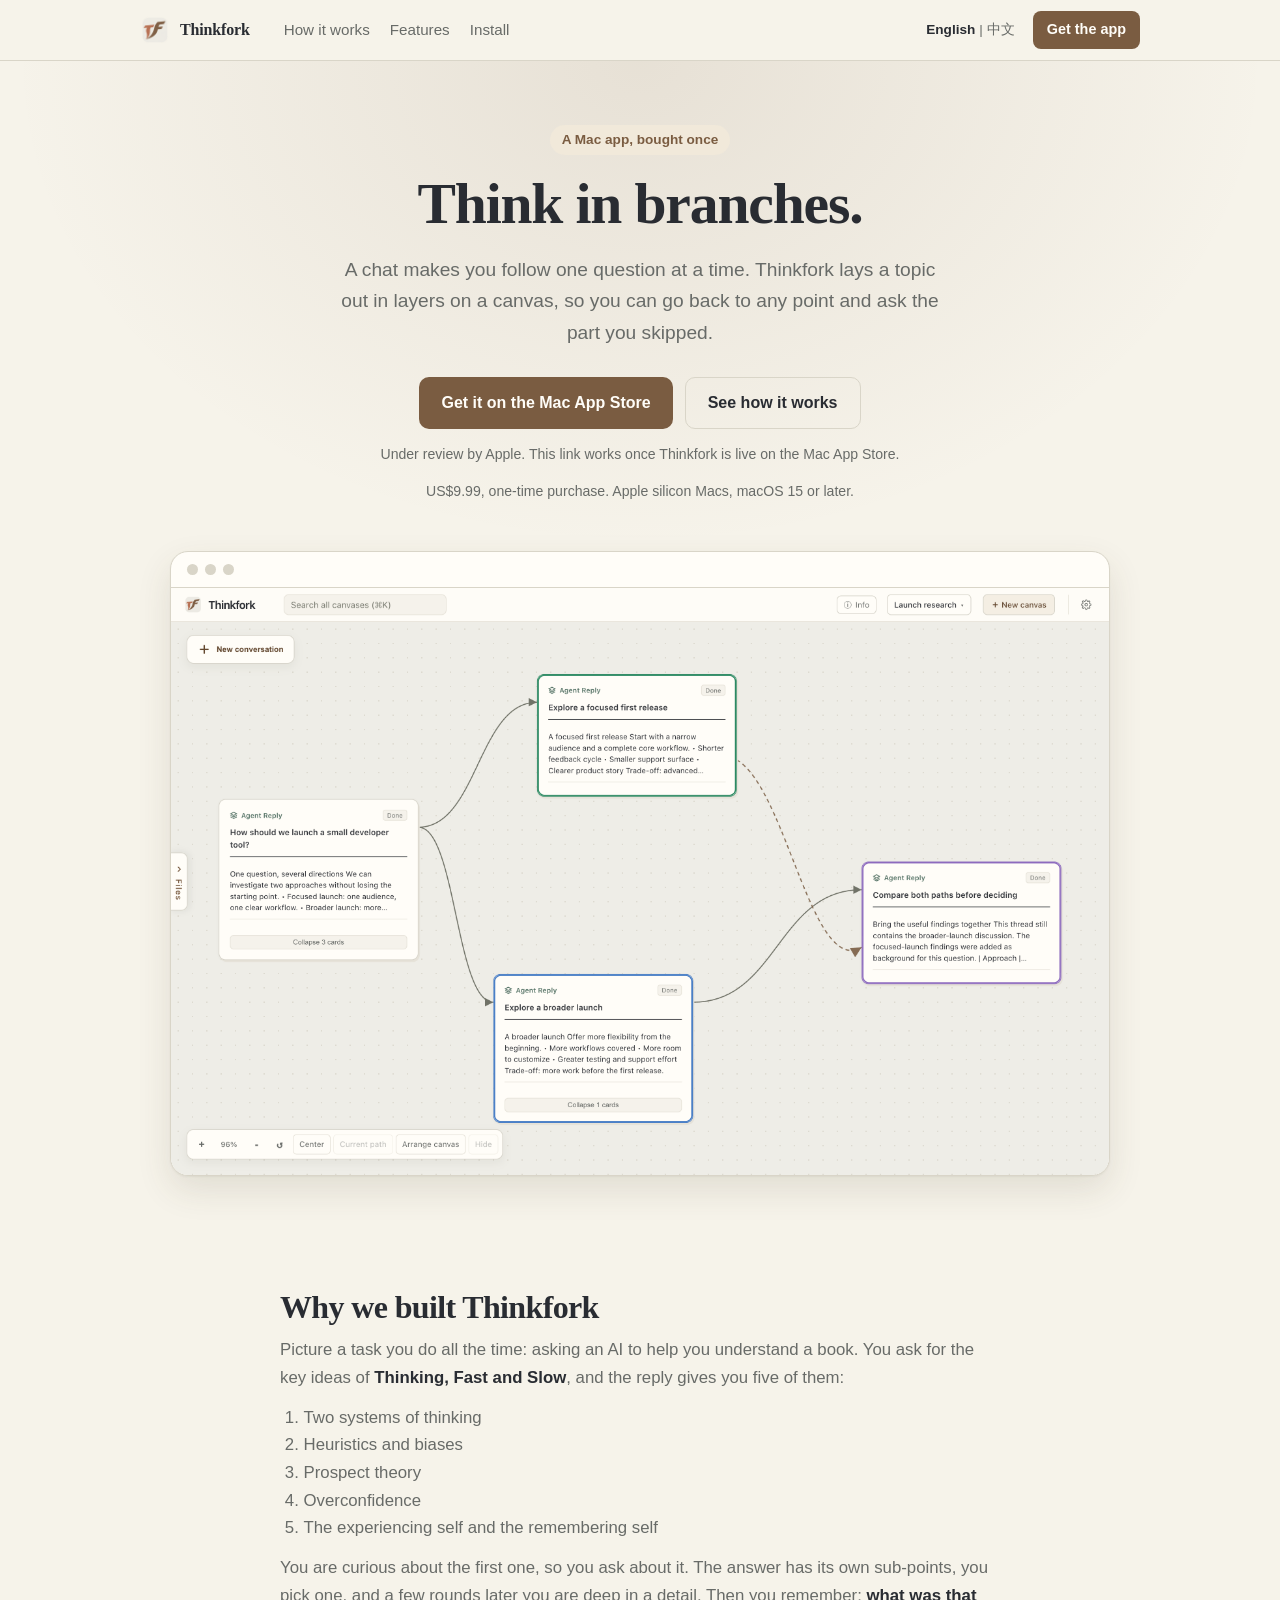
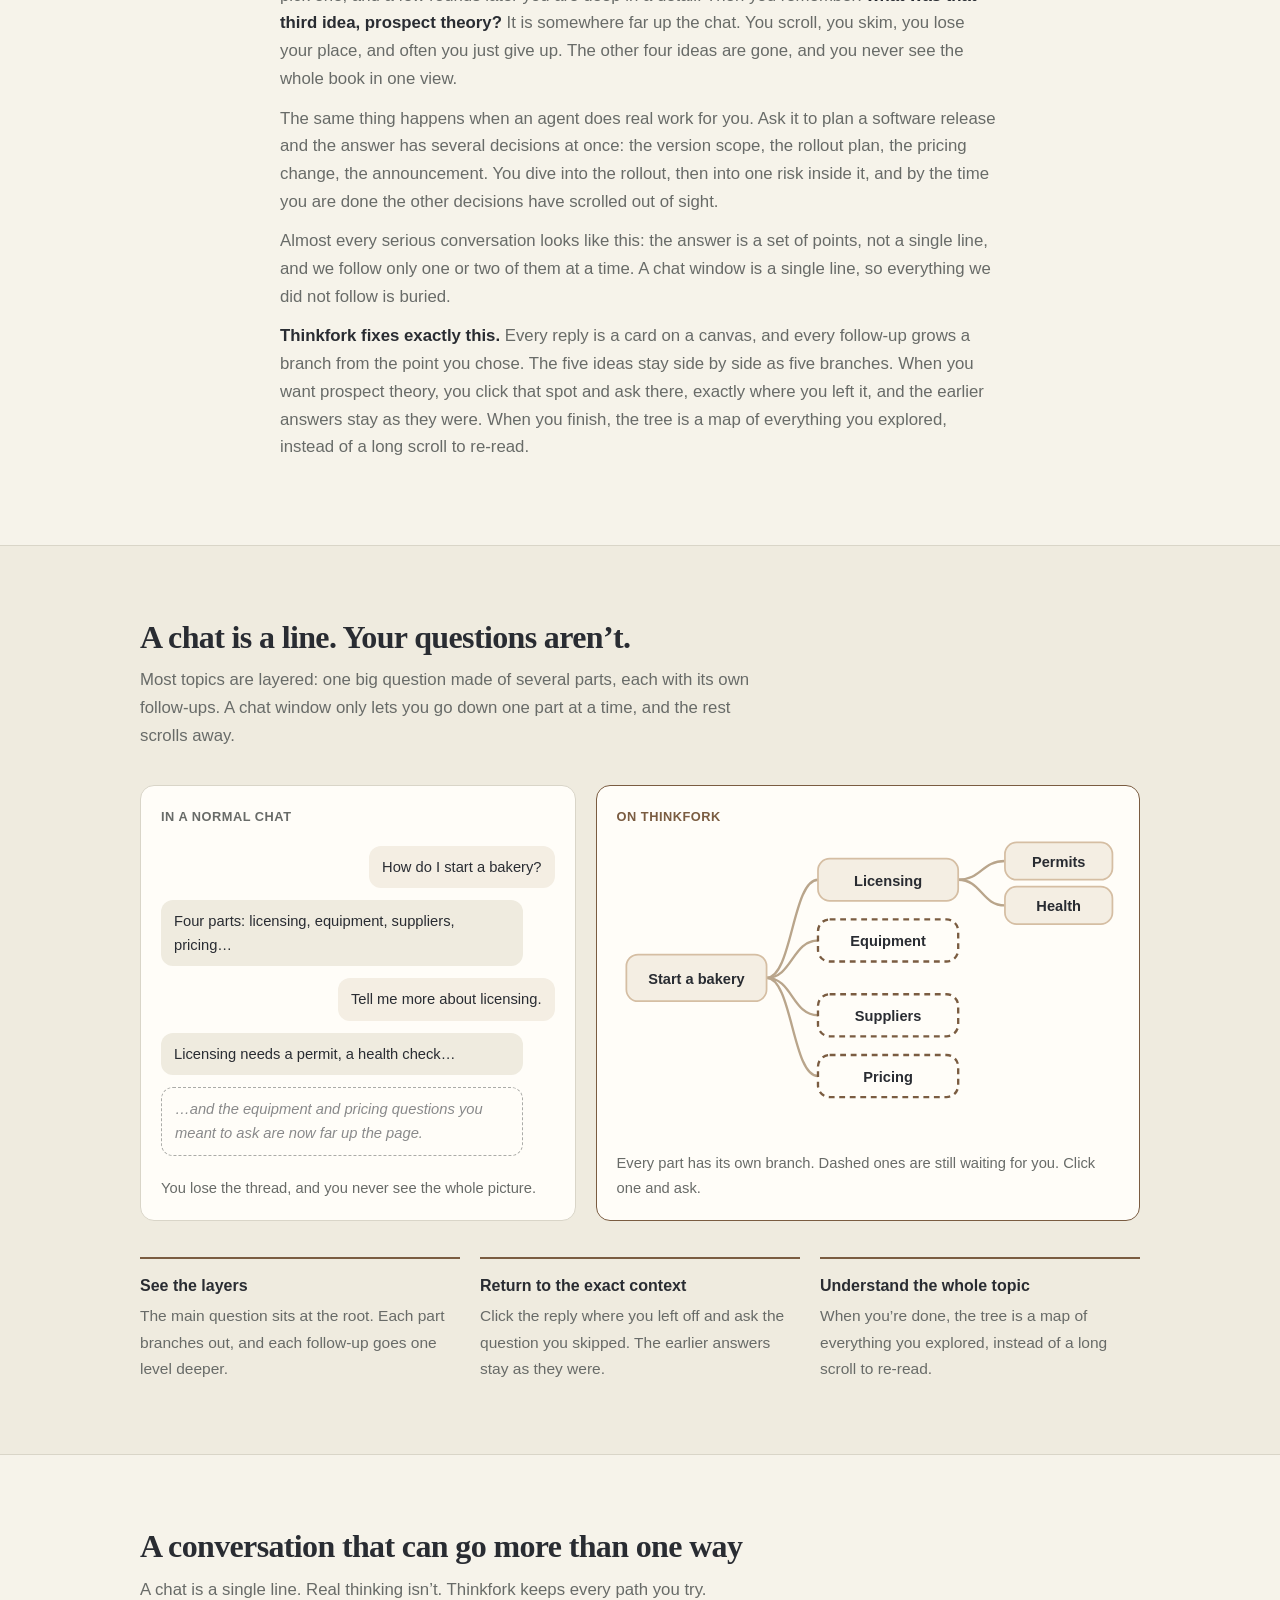
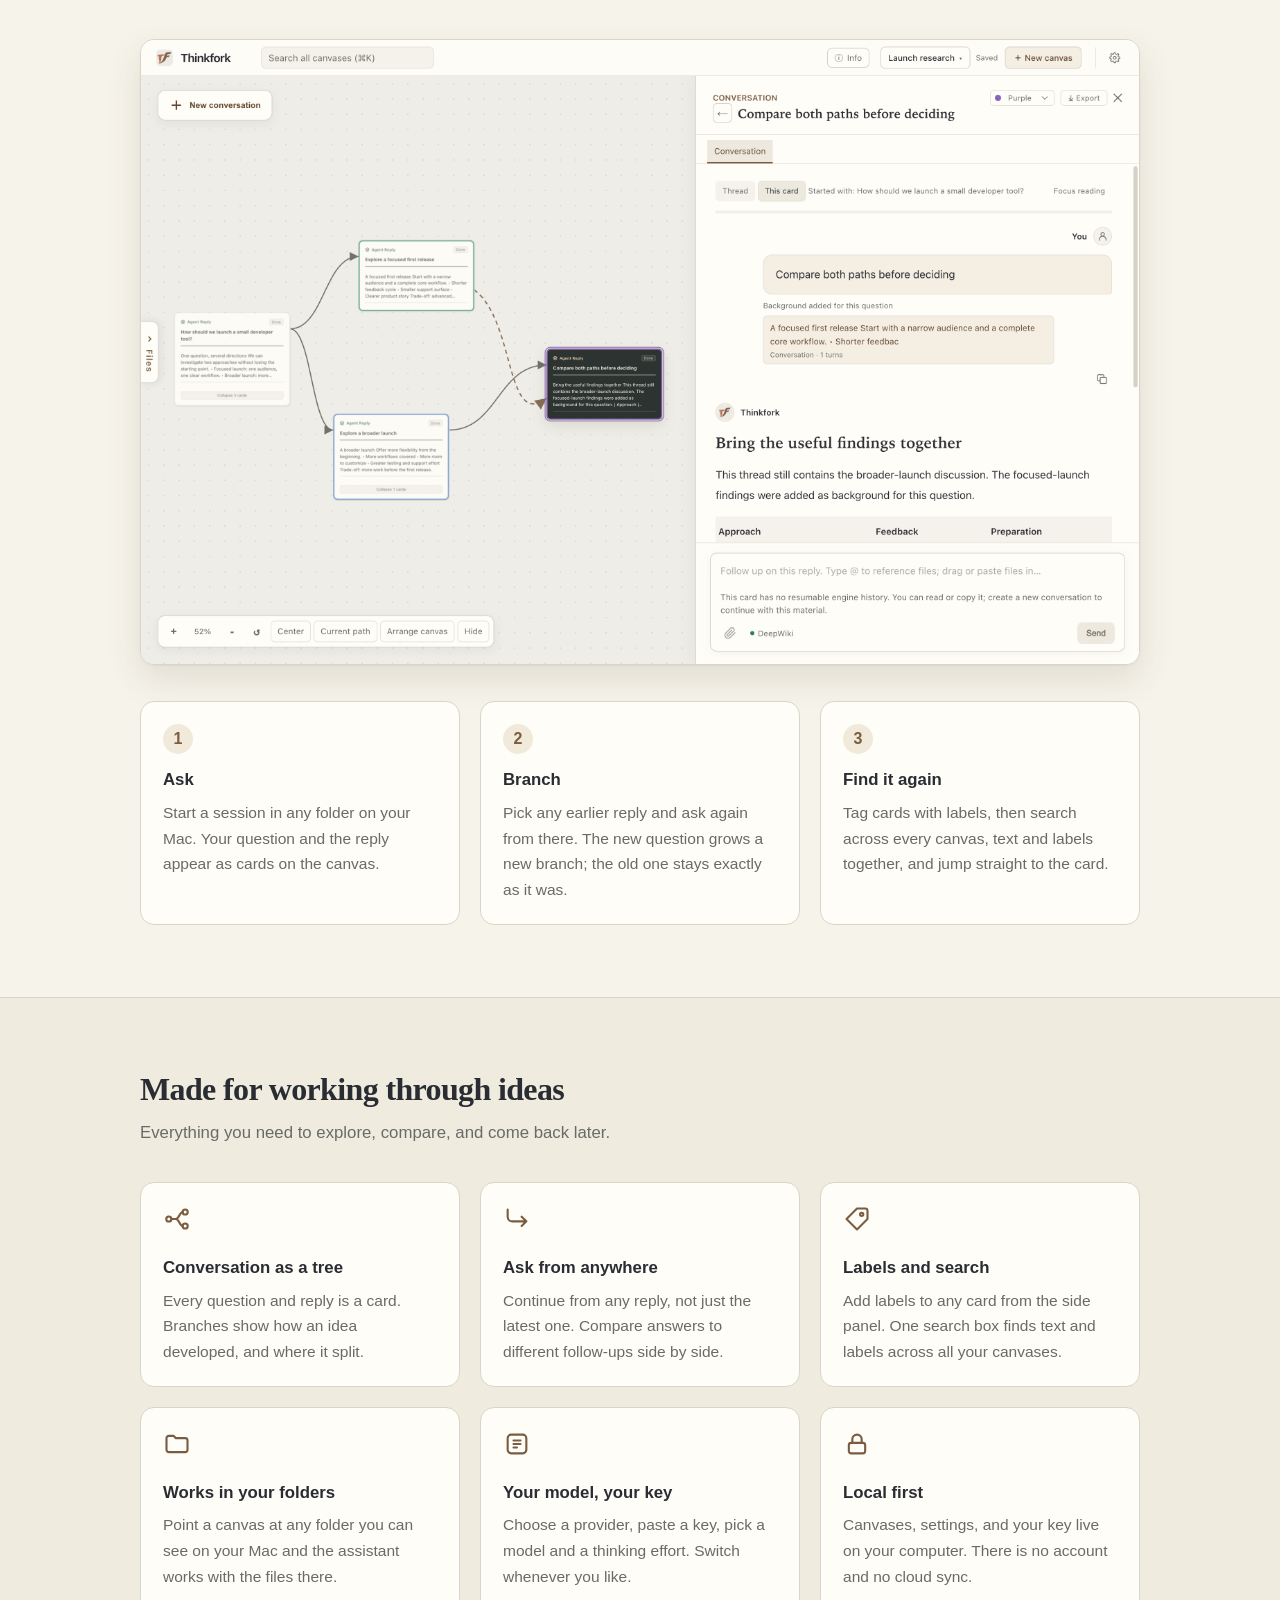
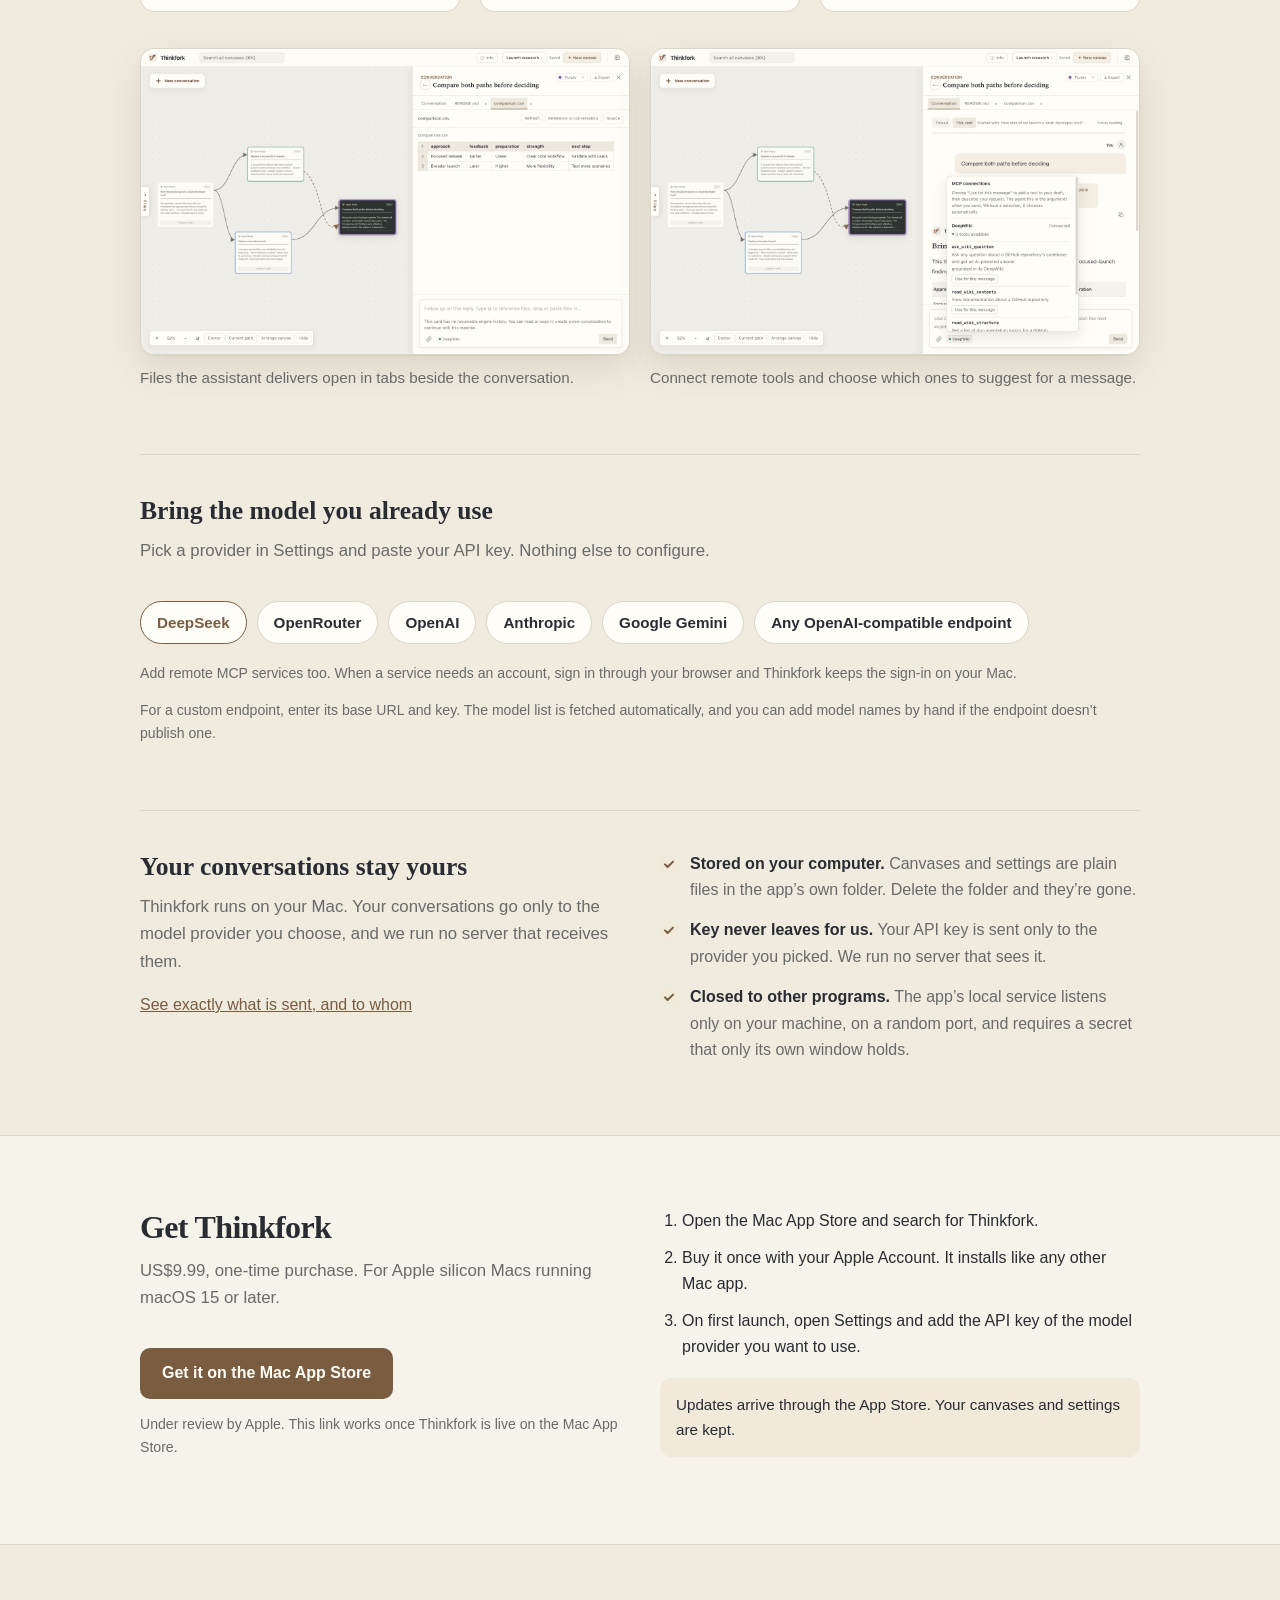
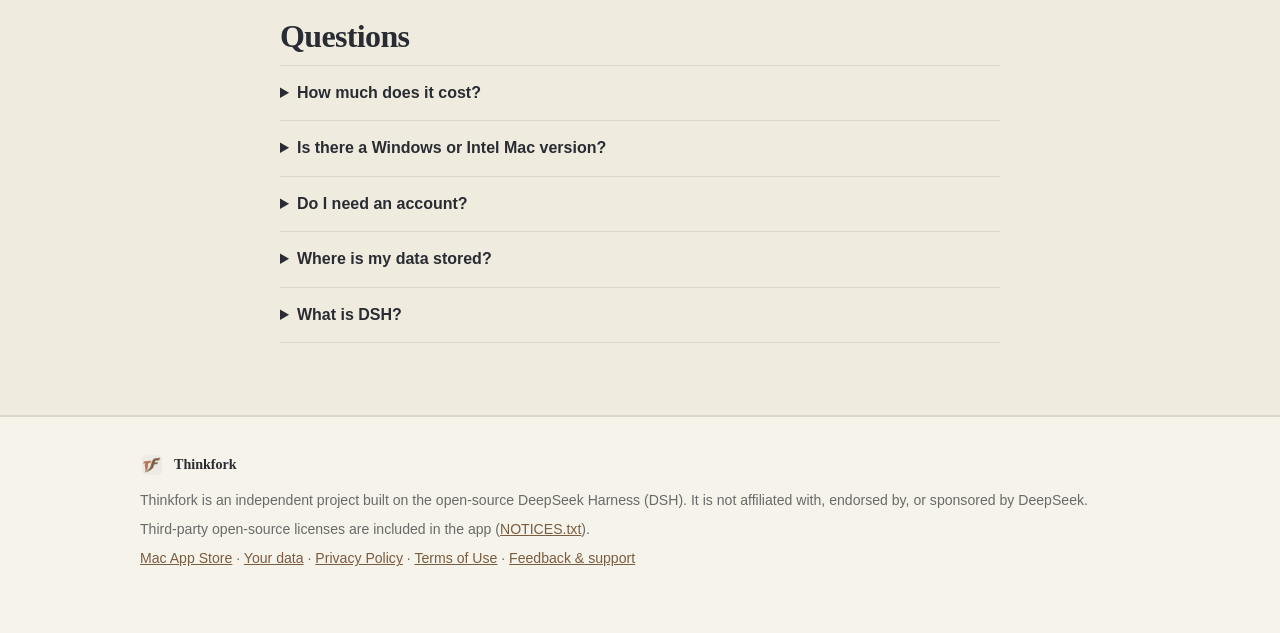
<file: web/index.html>
<!doctype html>
<html lang="en">
<head>
  <meta charset="utf-8">
  <meta name="viewport" content="width=device-width, initial-scale=1">
  <title>Thinkfork – AI conversations as a branching tree on a canvas, for Mac</title>
  <meta name="description" content="Thinkfork is a macOS app that turns AI conversations into a tree on an infinite canvas. Branch from any reply, bring your own model, keep everything on your Mac.">
  <link rel="canonical" href="https://thinkfork.cc/">
  <meta name="theme-color" content="#f6f3ea">
  <meta property="og:site_name" content="Thinkfork">
  <meta property="og:title" content="Thinkfork – Think in branches">
  <meta property="og:description" content="Mac app: AI conversations as a tree on a canvas. Branch from any reply, bring your own model, keep everything on your Mac.">
  <meta property="og:type" content="website">
  <meta property="og:url" content="https://thinkfork.cc/">
  <meta property="og:image" content="https://thinkfork.cc/og.png">
  <meta property="og:image:width" content="1200"><meta property="og:image:height" content="630">
  <meta property="og:image:alt" content="Thinkfork: a conversation drawn as a tree of questions and replies.">
  <meta name="twitter:card" content="summary_large_image">
  <meta name="twitter:title" content="Thinkfork – Think in branches">
  <meta name="twitter:description" content="Mac app: AI conversations as a tree on a canvas.">
  <meta name="twitter:image" content="https://thinkfork.cc/og.png">
  <script type="application/ld+json">{"@context": "https://schema.org", "@type": "SoftwareApplication", "name": "Thinkfork", "applicationCategory": "DeveloperApplication", "operatingSystem": "macOS 15 or later (Apple silicon)", "description": "A desktop app that turns AI conversations into a tree on a canvas. Branch from any reply, bring your own model, and keep everything on your Mac.", "url": "https://thinkfork.cc/", "image": "https://thinkfork.cc/og.png", "installUrl": "https://apps.apple.com/app/id6836753524", "offers": {"@type": "Offer", "price": "9.99", "priceCurrency": "USD", "url": "https://apps.apple.com/app/id6836753524"}, "inLanguage": ["en", "zh-CN"]}</script>
  <script type="application/ld+json">{"@context": "https://schema.org", "@type": "FAQPage", "mainEntity": [{"@type": "Question", "name": "How much does it cost?", "acceptedAnswer": {"@type": "Answer", "text": "Thinkfork is a one-time purchase on the Mac App Store (US$9.99; the price can vary by country). You pay your model provider separately for the requests you make with your own key."}}, {"@type": "Question", "name": "Is there a Windows or Intel Mac version?", "acceptedAnswer": {"@type": "Answer", "text": "Not yet. The first release is for Apple silicon Macs. Other platforms will follow."}}, {"@type": "Question", "name": "Do I need an account?", "acceptedAnswer": {"@type": "Answer", "text": "No. You need an API key from the model provider you want to use, and nothing else."}}, {"@type": "Question", "name": "Where is my data stored?", "acceptedAnswer": {"@type": "Answer", "text": "In the app’s own folder on your Mac (a sandbox container). Settings > About shows the exact location. Removing that folder removes your canvases and settings."}}, {"@type": "Question", "name": "What is DSH?", "acceptedAnswer": {"@type": "Answer", "text": "DSH is the open-source agent engine that Thinkfork runs locally to talk to models and work with your files. Thinkfork is the canvas interface built around it."}}]}</script>
  <link rel="icon" type="image/png" href="logo.png"><link rel="apple-touch-icon" href="apple-touch-icon.png">
  <style>
    :root {
      --bg: #f6f3ea; --bg-alt: #efebdf; --surface: #fffdf8; --text: #292c32; --muted: #686b68; --border: #d9d5c8;
      --accent: #7a5c41; --accent-hover: #63472f; --accent-text: #fffdf8; --accent-soft: #f1e9da;
      --node-user: #f4eee3; --node-user-line: #d5bea3; --node-agent: #fffdf8; --edge: #b9a58b; --glow: rgba(122, 92, 65, 0.12);
      --shadow: 0 1px 2px rgba(76, 71, 48, 0.06), 0 14px 34px rgba(76, 65, 45, 0.12);
      --display: "Iowan Old Style", "Songti SC", "Noto Serif CJK SC", Georgia, serif;
    }
    @media (prefers-color-scheme: dark) {
      :root {
        --bg: #1c1e19; --bg-alt: #23261f; --surface: #282b24; --text: #f1eee5; --muted: #bdb8aa; --border: #3d4136;
        --accent: #d0b28e; --accent-hover: #e0c6a4; --accent-text: #1c1e19; --accent-soft: #302c23;
        --node-user: #302c23; --node-user-line: #856547; --node-agent: #282b24; --edge: #6b5f4c; --glow: rgba(208, 178, 142, 0.12);
        --shadow: 0 1px 2px rgba(0, 0, 0, 0.3), 0 14px 34px rgba(0, 0, 0, 0.4);
      }
    }
    * { box-sizing: border-box; }
    html { scroll-behavior: smooth; }
    body { margin: 0; background: var(--bg); color: var(--text); font: 16px/1.65 -apple-system, BlinkMacSystemFont, "Segoe UI", Roboto, "PingFang SC", "Noto Sans SC", sans-serif; -webkit-font-smoothing: antialiased; }
    a { color: var(--accent); }
    h1, h2, .brand, .foot-top { font-family: var(--display); }
    h1, h2 { font-weight: 600; }
    .wrap { max-width: 1040px; margin: 0 auto; padding: 0 20px; }
    section { padding: 72px 0; }
    section.alt { background: var(--bg-alt); border-block: 1px solid var(--border); }
    h2 { font-size: clamp(1.5rem, 3.2vw, 2rem); line-height: 1.2; letter-spacing: -0.02em; margin: 0 0 10px; }
    .section-lead { color: var(--muted); max-width: 640px; margin: 0 0 36px; font-size: 1.05rem; }

    /* nav */
    header { position: sticky; top: 0; z-index: 10; background: color-mix(in srgb, var(--bg) 88%, transparent); backdrop-filter: blur(10px); border-bottom: 1px solid var(--border); }
    .nav { display: flex; align-items: center; gap: 22px; height: 60px; }
    .brand { display: flex; align-items: center; gap: 10px; font-weight: 700; color: var(--text); text-decoration: none; letter-spacing: -0.01em; }
    .brand img { width: 30px; height: 30px; }
    .nav-links { display: flex; gap: 20px; margin-left: 12px; }
    .nav-links a { color: var(--muted); text-decoration: none; font-size: 0.95rem; }
    .nav-links a:hover { color: var(--text); }
    .nav-end { margin-left: auto; display: flex; align-items: center; gap: 14px; }
    .lang { font-size: 0.85rem; color: var(--muted); white-space: nowrap; }
    .lang button { background: none; border: 0; color: var(--muted); cursor: pointer; font: inherit; padding: 2px 4px; }
    .lang button[aria-pressed="true"] { color: var(--text); font-weight: 600; }

    .button { display: inline-flex; align-items: center; gap: 8px; padding: 12px 22px; border-radius: 10px; background: var(--accent); color: var(--accent-text); font-weight: 600; text-decoration: none; border: 0; cursor: pointer; font-size: 1rem; }
    .button:hover { background: var(--accent-hover); }
    .button.small { padding: 7px 14px; font-size: 0.9rem; border-radius: 8px; }
    .button[aria-disabled="true"] { opacity: 0.55; pointer-events: none; }
    .button.ghost { background: transparent; color: var(--text); border: 1px solid var(--border); }
    .button.ghost:hover { background: var(--accent-soft); }
    a:focus-visible, button:focus-visible, summary:focus-visible { outline: 2px solid var(--accent); outline-offset: 3px; border-radius: 6px; }

    /* hero */
    .hero { padding: 64px 0 40px; background: radial-gradient(ellipse 70% 60% at 50% 0%, var(--glow), transparent 70%); }
    .hero-text { text-align: center; max-width: 720px; margin: 0 auto; }
    .eyebrowVersion { font-weight: 700; margin-left: 8px; padding-left: 10px; border-left: 1px solid currentColor; }
    .eyebrow { display: inline-block; font-size: 0.85rem; color: var(--accent); background: var(--accent-soft); padding: 4px 12px; border-radius: 999px; font-weight: 600; margin-bottom: 18px; }
    h1 { font-size: clamp(2.3rem, 6vw, 3.6rem); line-height: 1.08; letter-spacing: -0.02em; margin: 0 0 18px; }
    .lead { font-size: 1.2rem; color: var(--muted); margin: 0 auto 28px; max-width: 600px; }
    .cta { display: flex; justify-content: center; flex-wrap: wrap; gap: 12px; }
    .meta { color: var(--muted); font-size: 0.88rem; margin: 14px 0 0; }
    .stage { margin: 48px auto 0; max-width: 940px; background: var(--surface); border: 1px solid var(--border); border-radius: 18px; box-shadow: var(--shadow); overflow: hidden; }
    .stage-bar { display: flex; gap: 7px; padding: 12px 16px; border-bottom: 1px solid var(--border); }
    .stage-bar i { width: 11px; height: 11px; border-radius: 50%; background: var(--border); display: block; }
    html[lang^="zh"] .en-only, html:not([lang^="zh"]) .zh-only { display: none; }
    .shot { margin: 0 0 36px; border: 1px solid var(--border); border-radius: 14px; overflow: hidden; box-shadow: var(--shadow); }
    .shot img { display: block; width: 100%; height: auto; }
    .stage picture, .stage img, .shot picture, .shot img { display: block; width: 100%; height: auto; }
    .stage svg { display: block; width: 100%; height: auto; background-image: radial-gradient(var(--border) 1px, transparent 1px); background-size: 22px 22px; }
    .edge { fill: none; stroke: var(--edge); stroke-width: 2; }
    .card-user { fill: var(--node-user); stroke: var(--node-user-line); }
    .card-agent { fill: var(--node-agent); stroke: var(--border); }
    .card-user, .card-agent { stroke-width: 1.5; }
    .line { fill: var(--muted); opacity: 0.35; }
    .line.strong { opacity: 0.8; fill: var(--text); }
    .chip { fill: var(--accent); }
    .chip-text { fill: var(--accent-text); font: 600 11px -apple-system, BlinkMacSystemFont, sans-serif; }
    .hl { fill: none; stroke: var(--accent); stroke-width: 2.5; stroke-dasharray: 5 4; }

    /* compare */
    .compare { display: grid; grid-template-columns: 1fr 1.25fr; gap: 20px; align-items: stretch; }
    .pane { background: var(--surface); border: 1px solid var(--border); border-radius: 14px; padding: 20px; display: flex; flex-direction: column; }
    .pane-tag { font-size: 0.8rem; font-weight: 700; letter-spacing: 0.04em; text-transform: uppercase; color: var(--muted); margin: 0 0 12px; }
    .pane.after .pane-tag { color: var(--accent); }
    .pane.after { border-color: var(--accent); }
    .bubble { padding: 9px 13px; border-radius: 12px; background: var(--bg-alt); font-size: 0.92rem; margin: 6px 0; max-width: 92%; }
    .bubble.you { background: var(--node-user); margin-left: auto; }
    .bubble.lost { opacity: 0.55; border: 1px dashed var(--muted); background: transparent; font-style: italic; }
    .pane-note { margin: auto 0 0; padding-top: 14px; color: var(--muted); font-size: 0.92rem; }
    .pane svg { width: 100%; height: auto; display: block; }
    .t-node { fill: var(--node-agent); stroke: var(--border); stroke-width: 1.5; }
    .t-node.on { fill: var(--node-user); stroke: var(--node-user-line); }
    .t-node.ask { stroke: var(--accent); stroke-dasharray: 5 4; stroke-width: 2; }
    .t-text { fill: var(--text); font: 600 12.5px -apple-system, BlinkMacSystemFont, "PingFang SC", sans-serif; }
    .points { list-style: none; margin: 36px 0 0; padding: 0; display: grid; grid-template-columns: repeat(3, 1fr); gap: 20px; }
    .points li { padding-top: 14px; border-top: 2px solid var(--accent); }
    .points strong { display: block; margin-bottom: 4px; }
    .points span { color: var(--muted); font-size: 0.97rem; }

    /* steps */
    .steps { display: grid; grid-template-columns: repeat(3, 1fr); gap: 20px; counter-reset: step; }
    .step { background: var(--surface); border: 1px solid var(--border); border-radius: 14px; padding: 22px; }
    .step::before { counter-increment: step; content: counter(step); display: inline-grid; place-items: center; width: 30px; height: 30px; border-radius: 50%; background: var(--accent-soft); color: var(--accent); font-weight: 700; margin-bottom: 12px; }
    .shots2 { display: grid; grid-template-columns: 1fr 1fr; gap: 20px; margin-top: 36px; }
    .shots2 figure { margin: 0; }
    .shots2 .shot { margin: 0 0 10px; }
    .shots2 figcaption { color: var(--muted); font-size: 0.95rem; }
    .sub { margin-top: 64px; padding-top: 40px; border-top: 1px solid var(--border); }
    .sub h3 { font-family: var(--display); font-size: clamp(1.3rem, 2.6vw, 1.6rem); line-height: 1.25; margin: 0 0 10px; }
    .step h3, .feature h3 { margin: 0 0 6px; font-size: 1.05rem; }
    .step p, .feature p { margin: 0; color: var(--muted); font-size: 0.97rem; }

    /* features */
    .features { display: grid; grid-template-columns: repeat(3, 1fr); gap: 20px; }
    .feature { background: var(--surface); border: 1px solid var(--border); border-radius: 14px; padding: 22px; }
    .feature svg { width: 28px; height: 28px; stroke: var(--accent); fill: none; stroke-width: 1.8; stroke-linecap: round; stroke-linejoin: round; margin-bottom: 12px; }

    /* models */
    .providers { display: flex; flex-wrap: wrap; gap: 10px; margin: 0 0 18px; padding: 0; list-style: none; }
    .providers li { padding: 8px 16px; border: 1px solid var(--border); background: var(--surface); border-radius: 999px; font-weight: 600; font-size: 0.95rem; }
    .providers li.first { border-color: var(--accent); color: var(--accent); }

    /* privacy */
    .two { display: grid; grid-template-columns: 1fr 1fr; gap: 40px; align-items: start; }
    .checks { list-style: none; margin: 0; padding: 0; display: grid; gap: 14px; }
    .checks li { position: relative; padding-left: 30px; color: var(--muted); }
    .checks li strong { color: var(--text); }
    .checks li::before { content: ""; position: absolute; left: 0; top: 4px; width: 18px; height: 18px; border-radius: 50%; background: var(--accent-soft) url("data:image/svg+xml,%3Csvg xmlns='http://www.w3.org/2000/svg' viewBox='0 0 18 18'%3E%3Cpath d='M5 9.4l2.6 2.6L13 6.6' fill='none' stroke='%237a5c41' stroke-width='2' stroke-linecap='round' stroke-linejoin='round'/%3E%3C/svg%3E") center/18px no-repeat; }

    /* install & faq */
    pre { background: var(--bg-alt); border: 1px solid var(--border); border-radius: 10px; padding: 12px 14px; overflow-x: auto; margin: 12px 0 0; font-size: 0.9rem; }
    code { font-family: ui-monospace, SFMono-Regular, Menlo, monospace; }
    p code, summary code { background: var(--accent-soft); padding: 1px 6px; border-radius: 6px; font-size: 0.9em; }
    .install-list { margin: 0; padding-left: 22px; display: grid; gap: 10px; }
    details { border-bottom: 1px solid var(--border); padding: 14px 0; }
    details:first-of-type { border-top: 1px solid var(--border); }
    summary { cursor: pointer; font-weight: 600; }
    details p { margin: 10px 0 0; color: var(--muted); }
    #story .story { font-size: 1.05rem; }
    .story { margin-top: 10px; color: var(--muted); }
    .story p { margin: 0 0 12px; }
    .story ol { margin: 0 0 12px; padding-left: 1.4em; }
    .story em { color: var(--text); font-style: normal; font-weight: 600; }
    .story strong { color: var(--text); }
    .note { margin-top: 18px; padding: 14px 16px; border-radius: 12px; background: var(--accent-soft); font-size: 0.95rem; }

    footer { border-top: 1px solid var(--border); padding: 36px 0 56px; color: var(--muted); font-size: 0.88rem; }
    footer p { margin: 6px 0; max-width: 1000px; }
    .foot-top { display: flex; align-items: center; gap: 10px; margin-bottom: 12px; color: var(--text); font-weight: 700; }
    .foot-top img { width: 24px; height: 24px; }

    @media (max-width: 820px) {
      .steps, .features, .two, .compare, .points, .shots2 { grid-template-columns: 1fr; }
      .nav-links { display: none; }
      section { padding: 52px 0; }
    }
    @media (prefers-reduced-motion: reduce) { html { scroll-behavior: auto; } }
  </style>
</head>
<body>
  <header>
    <div class="wrap nav">
      <a class="brand" href="#top"><img src="logo.png" alt="">Thinkfork</a>
      <nav class="nav-links" aria-label="Sections">
        <a href="#how" data-i18n="navHow">How it works</a>
        <a href="#features" data-i18n="navFeatures">Features</a>
        <a href="#install" data-i18n="navInstall">Install</a>
      </nav>
      <div class="nav-end">
        <div class="lang" role="group" aria-label="Language"><button type="button" data-lang="en">English</button>|<button type="button" data-lang="zh">中文</button></div>
        <a class="button small" href="https://apps.apple.com/app/id6836753524" data-i18n="navDownload">Get the app</a>
      </div>
    </div>
  </header>

  <main id="top">
    <section class="hero">
      <div class="wrap">
        <div class="hero-text">
          <span class="eyebrow" data-i18n="eyebrow">A Mac app, bought once</span>
          <h1 data-i18n="h1">Think in branches.</h1>
          <p class="lead" data-i18n="lead">A chat makes you follow one question at a time. Thinkfork lays a topic out in layers on a canvas, so you can go back to any point and ask the part you skipped.</p>
          <div class="cta">
            <a class="button downloadButton" href="https://apps.apple.com/app/id6836753524" data-i18n="download">Get it on the Mac App Store</a>
            <a class="button ghost" href="#how" data-i18n="seeHow">See how it works</a>
          </div>
          <p class="meta downloadMeta"></p>
          <p class="meta" data-i18n="requirements">US$9.99, one-time purchase. Apple silicon Macs, macOS 15 or later.</p>
        </div>

        <div class="stage" role="img" aria-labelledby="stageDesc">
          <div class="stage-bar"><i></i><i></i><i></i></div>
          <picture class="en-only"><img src="img/app.png" alt="The Thinkfork window: a conversation drawn as a tree of questions and replies, with branches leaving the same reply and a dashed line showing background added to a later question." width="2880" height="1800" loading="eager"></picture>
          <picture class="zh-only"><img src="img/app.png" alt="Thinkfork 窗口：对话画成由问题和回复组成的树，同一条回复长出多条分支，虚线表示为后面的问题补充的背景。" width="2880" height="1800" loading="eager"></picture>
          <p id="stageDesc" hidden>A conversation drawn as a tree of question and answer cards, with two branches leaving the same reply.</p>
        </div>
      </div>
    </section>

    <section id="story">
      <div class="wrap" style="max-width:760px">
        <h2 data-i18n="storyTitle">Why we built Thinkfork</h2>
        <div class="story" data-i18n="aWhy"><p>Picture a task you do all the time: asking an AI to help you understand a book. You ask for the key ideas of <em>Thinking, Fast and Slow</em>, and the reply gives you five of them:</p><ol><li>Two systems of thinking</li><li>Heuristics and biases</li><li>Prospect theory</li><li>Overconfidence</li><li>The experiencing self and the remembering self</li></ol><p>You are curious about the first one, so you ask about it. The answer has its own sub-points, you pick one, and a few rounds later you are deep in a detail. Then you remember: <em>what was that third idea, prospect theory?</em> It is somewhere far up the chat. You scroll, you skim, you lose your place, and often you just give up. The other four ideas are gone, and you never see the whole book in one view.</p><p>The same thing happens when an agent does real work for you. Ask it to plan a software release and the answer has several decisions at once: the version scope, the rollout plan, the pricing change, the announcement. You dive into the rollout, then into one risk inside it, and by the time you are done the other decisions have scrolled out of sight.</p><p>Almost every serious conversation looks like this: the answer is a set of points, not a single line, and we follow only one or two of them at a time. A chat window is a single line, so everything we did not follow is buried.</p><p><strong>Thinkfork fixes exactly this.</strong> Every reply is a card on a canvas, and every follow-up grows a branch from the point you chose. The five ideas stay side by side as five branches. When you want prospect theory, you click that spot and ask there, exactly where you left it, and the earlier answers stay as they were. When you finish, the tree is a map of everything you explored, instead of a long scroll to re-read.</p></div>
      </div>
    </section>

    <section id="why" class="alt">
      <div class="wrap">
        <h2 data-i18n="whyTitle">A chat is a line. Your questions aren’t.</h2>
        <p class="section-lead" data-i18n="whyLead">Most topics are layered: one big question made of several parts, each with its own follow-ups. A chat window only lets you go down one part at a time, and the rest scrolls away.</p>
        <div class="compare">
          <div class="pane">
            <p class="pane-tag" data-i18n="before">In a normal chat</p>
            <div class="bubble you" data-i18n="c1">How do I start a bakery?</div>
            <div class="bubble" data-i18n="c2">Four parts: licensing, equipment, suppliers, pricing…</div>
            <div class="bubble you" data-i18n="c3">Tell me more about licensing.</div>
            <div class="bubble" data-i18n="c4">Licensing needs a permit, a health check…</div>
            <div class="bubble lost" data-i18n="c5">…and the equipment and pricing questions you meant to ask are now far up the page.</div>
            <p class="pane-note" data-i18n="beforeNote">You lose the thread, and you never see the whole picture.</p>
          </div>
          <div class="pane after">
            <p class="pane-tag" data-i18n="after">On Thinkfork</p>
            <svg viewBox="0 0 430 236" role="img" aria-labelledby="treeDesc">
              <path class="edge" d="M128 118 C150 118 150 34 172 34"/><path class="edge" d="M128 118 C150 118 150 86 172 86"/>
              <path class="edge" d="M128 118 C150 118 150 150 172 150"/><path class="edge" d="M128 118 C150 118 150 202 172 202"/>
              <path class="edge" d="M292 34 C312 34 312 18 332 18"/><path class="edge" d="M292 34 C312 34 312 56 332 56"/>
              <rect class="t-node on" x="8" y="98" width="120" height="40" rx="10"/><text class="t-text" x="68" y="123" text-anchor="middle" data-i18n="t0">Start a bakery</text>
              <rect class="t-node on" x="172" y="16" width="120" height="36" rx="10"/><text class="t-text" x="232" y="39" text-anchor="middle" data-i18n="t1">Licensing</text>
              <rect class="t-node ask" x="172" y="68" width="120" height="36" rx="10"/><text class="t-text" x="232" y="91" text-anchor="middle" data-i18n="t2">Equipment</text>
              <rect class="t-node ask" x="172" y="132" width="120" height="36" rx="10"/><text class="t-text" x="232" y="155" text-anchor="middle" data-i18n="t3">Suppliers</text>
              <rect class="t-node ask" x="172" y="184" width="120" height="36" rx="10"/><text class="t-text" x="232" y="207" text-anchor="middle" data-i18n="t4">Pricing</text>
              <rect class="t-node on" x="332" y="2" width="92" height="32" rx="10"/><text class="t-text" x="378" y="23" text-anchor="middle" data-i18n="t5">Permits</text>
              <rect class="t-node on" x="332" y="40" width="92" height="32" rx="10"/><text class="t-text" x="378" y="61" text-anchor="middle" data-i18n="t6">Health</text>
            </svg>
            <p id="treeDesc" hidden>A tree with the main question on the left and four branches: licensing, equipment, suppliers and pricing. Licensing has two deeper follow-ups.</p>
            <p class="pane-note" data-i18n="afterNote">Every part has its own branch. Dashed ones are still waiting for you. Click one and ask.</p>
          </div>
        </div>
        <ul class="points">
          <li><strong data-i18n="pt1t">See the layers</strong><span data-i18n="pt1d">The main question sits at the root. Each part branches out, and each follow-up goes one level deeper.</span></li>
          <li><strong data-i18n="pt2t">Return to the exact context</strong><span data-i18n="pt2d">Click the reply where you left off and ask the question you skipped. The earlier answers stay as they were.</span></li>
          <li><strong data-i18n="pt3t">Understand the whole topic</strong><span data-i18n="pt3d">When you’re done, the tree is a map of everything you explored, instead of a long scroll to re-read.</span></li>
        </ul>
      </div>
    </section>

    <section id="how">
      <div class="wrap">
        <h2 data-i18n="howTitle">A conversation that can go more than one way</h2>
        <p class="section-lead" data-i18n="howLead">A chat is a single line. Real thinking isn’t. Thinkfork keeps every path you try.</p>
        <figure class="shot">
          <img src="img/background.png" alt="Thinkfork with a reply opened in full on the right. A note above the question shows the earlier findings that were added as background." width="2880" height="1800" loading="lazy">
        </figure>
        <div class="steps">
          <div class="step"><h3 data-i18n="s1t">Ask</h3><p data-i18n="s1d">Start a session in any folder on your Mac. Your question and the reply appear as cards on the canvas.</p></div>
          <div class="step"><h3 data-i18n="s2t">Branch</h3><p data-i18n="s2d">Pick any earlier reply and ask again from there. The new question grows a new branch; the old one stays exactly as it was.</p></div>
          <div class="step"><h3 data-i18n="s3t">Find it again</h3><p data-i18n="s3d">Tag cards with labels, then search across every canvas, text and labels together, and jump straight to the card.</p></div>
        </div>
      </div>
    </section>

    <section id="features" class="alt">
      <div class="wrap">
        <h2 data-i18n="featTitle">Made for working through ideas</h2>
        <p class="section-lead" data-i18n="featLead">Everything you need to explore, compare, and come back later.</p>
        <div class="features">
          <div class="feature">
            <svg viewBox="0 0 24 24" aria-hidden="true"><circle cx="5" cy="12" r="2.2"/><circle cx="19" cy="6" r="2.2"/><circle cx="19" cy="18" r="2.2"/><path d="M7.2 12H11c3 0 3-6 6-6M11 12c3 0 3 6 6 6"/></svg>
            <h3 data-i18n="f1t">Conversation as a tree</h3><p data-i18n="f1d">Every question and reply is a card. Branches show how an idea developed, and where it split.</p>
          </div>
          <div class="feature">
            <svg viewBox="0 0 24 24" aria-hidden="true"><path d="M4 4v6a4 4 0 0 0 4 4h12M16 10l4 4-4 4"/></svg>
            <h3 data-i18n="f2t">Ask from anywhere</h3><p data-i18n="f2d">Continue from any reply, not just the latest one. Compare answers to different follow-ups side by side.</p>
          </div>
          <div class="feature">
            <svg viewBox="0 0 24 24" aria-hidden="true"><path d="M3 12l9-9h7a2 2 0 0 1 2 2v7l-9 9z"/><circle cx="16" cy="8" r="1.4"/></svg>
            <h3 data-i18n="f3t">Labels and search</h3><p data-i18n="f3d">Add labels to any card from the side panel. One search box finds text and labels across all your canvases.</p>
          </div>
          <div class="feature">
            <svg viewBox="0 0 24 24" aria-hidden="true"><path d="M3 7a2 2 0 0 1 2-2h4l2 2h8a2 2 0 0 1 2 2v8a2 2 0 0 1-2 2H5a2 2 0 0 1-2-2z"/></svg>
            <h3 data-i18n="f4t">Works in your folders</h3><p data-i18n="f4d">Point a canvas at any folder you can see on your Mac and the assistant works with the files there.</p>
          </div>
          <div class="feature">
            <svg viewBox="0 0 24 24" aria-hidden="true"><rect x="4" y="4" width="16" height="16" rx="3"/><path d="M9 9h6M9 12h6M9 15h3"/></svg>
            <h3 data-i18n="f5t">Your model, your key</h3><p data-i18n="f5d">Choose a provider, paste a key, pick a model and a thinking effort. Switch whenever you like.</p>
          </div>
          <div class="feature">
            <svg viewBox="0 0 24 24" aria-hidden="true"><rect x="5" y="11" width="14" height="9" rx="2"/><path d="M8 11V8a4 4 0 0 1 8 0v3"/></svg>
            <h3 data-i18n="f6t">Local first</h3><p data-i18n="f6d">Canvases, settings, and your key live on your computer. There is no account and no cloud sync.</p>
          </div>
        </div>
        <div class="shots2">
          <figure><div class="shot"><img src="img/files.png" alt="A comparison table delivered as a file, opened in a tab next to the conversation." width="2880" height="1800" loading="lazy"></div><figcaption data-i18n="g1">Files the assistant delivers open in tabs beside the conversation.</figcaption></figure>
          <figure><div class="shot"><img src="img/mcp.png" alt="The connections panel listing a connected remote service and its tools." width="2880" height="1800" loading="lazy"></div><figcaption data-i18n="g2">Connect remote tools and choose which ones to suggest for a message.</figcaption></figure>
        </div>
        <div id="models" class="sub">
        <h3 data-i18n="modelsTitle">Bring the model you already use</h3>
        <p class="section-lead" data-i18n="modelsLead">Pick a provider in Settings and paste your API key. Nothing else to configure.</p>
        <ul class="providers">
          <li class="first">DeepSeek</li><li>OpenRouter</li><li>OpenAI</li><li>Anthropic</li><li>Google Gemini</li><li data-i18n="custom">Any OpenAI-compatible endpoint</li>
        </ul>
        <p class="meta" data-i18n="modelsMcp">Add remote MCP services too. When a service needs an account, sign in through your browser and Thinkfork keeps the sign-in on your Mac.</p>
        <p class="meta" data-i18n="modelsNote">For a custom endpoint, enter its base URL and key. The model list is fetched automatically, and you can add model names by hand if the endpoint doesn’t publish one.</p>
        </div>
        <div id="privacy" class="sub two">
        <div>
          <h3 data-i18n="privTitle">Your conversations stay yours</h3>
          <p class="section-lead" style="margin-bottom:14px" data-i18n="privLead">Thinkfork runs on your Mac. Your conversations go only to the model provider you choose, and we run no server that receives them.</p>
          <p><a href="data.html" data-i18n="privMore">See exactly what is sent, and to whom</a></p>
        </div>
        <ul class="checks">
          <li><strong data-i18n="p1t">Stored on your computer.</strong> <span data-i18n="p1d">Canvases and settings are plain files in your user library. Delete the folder and they’re gone.</span></li>
          <li><strong data-i18n="p2t">Key never leaves for us.</strong> <span data-i18n="p2d">Your API key is sent only to the provider you picked. We run no server that sees it.</span></li>
          <li><strong data-i18n="p3t">Closed to other programs.</strong> <span data-i18n="p3d">The app’s local service listens only on your machine, on a random port, and requires a secret that only its own window holds.</span></li>
        </ul>
        </div>
      </div>
    </section>

    <section id="install">
      <div class="wrap two">
        <div>
          <h2 data-i18n="instTitle">Get Thinkfork</h2>
          <p class="section-lead" data-i18n="instLead">US$9.99, one-time purchase. For Apple silicon Macs running macOS 15 or later.</p>
          <a class="button downloadButton" href="https://apps.apple.com/app/id6836753524" data-i18n="download">Get it on the Mac App Store</a>
          <p class="meta downloadMeta"></p>
        </div>
        <div>
          <ol class="install-list">
            <li data-i18n="i1">Open the Mac App Store and search for Thinkfork.</li>
            <li data-i18n="i2">Buy it once with your Apple Account. It installs like any other Mac app.</li>
            <li data-i18n="i3">On first launch, open Settings and add the API key of the model provider you want to use.</li>
          </ol>
          <p class="note" data-i18n="signNote">Updates arrive through the App Store. Your canvases and settings are kept.</p>
        </div>
      </div>
    </section>

    <section id="faq" class="alt">
      <div class="wrap" style="max-width:760px">
        <h2 data-i18n="faqTitle">Questions</h2>
        <details><summary data-i18n="q0">How much does it cost?</summary><p data-i18n="a0">Thinkfork is a one-time purchase on the Mac App Store (US$9.99; the price can vary by country). You pay your model provider separately for the requests you make with your own key.</p></details>
        <details><summary data-i18n="q1">Is there a Windows or Intel Mac version?</summary><p data-i18n="a1">Not yet. The first release is for Apple silicon Macs. Other platforms will follow.</p></details>
        <details><summary data-i18n="q2">Do I need an account?</summary><p data-i18n="a2">No. You need an API key from the model provider you want to use, and nothing else.</p></details>
        <details><summary data-i18n="q3">Where is my data stored?</summary><p data-i18n="a3">In the app’s own folder on your Mac (a sandbox container). Settings &gt; About shows the exact location. Removing that folder removes your canvases and settings.</p></details>
        <details><summary data-i18n="q4">What is DSH?</summary><p data-i18n="a4">DSH is the open-source agent engine that Thinkfork runs locally to talk to models and work with your files. Thinkfork is the canvas interface built around it.</p></details>
      </div>
    </section>
  </main>

  <footer>
    <div class="wrap">
      <div class="foot-top"><img src="logo.png" alt="">Thinkfork</div>
      <p data-i18n="affiliation">Thinkfork is an independent project built on the open-source DeepSeek Harness (DSH). It is not affiliated with, endorsed by, or sponsored by DeepSeek.</p>
      <p data-i18n="licenses">Third-party open-source licenses are included in the app (<a href="notices.txt">NOTICES.txt</a>).</p>
      <p><a href="https://apps.apple.com/app/id6836753524" data-i18n="allReleases">Mac App Store</a> · <a href="data.html" data-i18n="footData">Your data</a> · <a href="privacy.html" data-i18n="footPrivacy">Privacy Policy</a> · <a href="terms.html" data-i18n="footTerms">Terms of Use</a> · <a href="report.html" data-i18n="footSupport">Feedback &amp; support</a></p>
    </div>
  </footer>

  <script>
    const text = {
      en: {
        lead: "A chat makes you follow one question at a time. Thinkfork lays a topic out in layers on a canvas, so you can go back to any point and ask the part you skipped.",
        eyebrow: "A Mac app, bought once",
        requirements: "US$9.99, one-time purchase. Apple silicon Macs, macOS 15 or later.",
        instLead: "US$9.99, one-time purchase. For Apple silicon Macs running macOS 15 or later.",
        storyTitle: "Why we built Thinkfork", aWhy: "<p>Picture a task you do all the time: asking an AI to help you understand a book. You ask for the key ideas of <em>Thinking, Fast and Slow</em>, and the reply gives you five of them:</p><ol><li>Two systems of thinking</li><li>Heuristics and biases</li><li>Prospect theory</li><li>Overconfidence</li><li>The experiencing self and the remembering self</li></ol><p>You are curious about the first one, so you ask about it. The answer has its own sub-points, you pick one, and a few rounds later you are deep in a detail. Then you remember: <em>what was that third idea, prospect theory?</em> It is somewhere far up the chat. You scroll, you skim, you lose your place, and often you just give up. The other four ideas are gone, and you never see the whole book in one view.</p><p>The same thing happens when an agent does real work for you. Ask it to plan a software release and the answer has several decisions at once: the version scope, the rollout plan, the pricing change, the announcement. You dive into the rollout, then into one risk inside it, and by the time you are done the other decisions have scrolled out of sight.</p><p>Almost every serious conversation looks like this: the answer is a set of points, not a single line, and we follow only one or two of them at a time. A chat window is a single line, so everything we did not follow is buried.</p><p><strong>Thinkfork fixes exactly this.</strong> Every reply is a card on a canvas, and every follow-up grows a branch from the point you chose. The five ideas stay side by side as five branches. When you want prospect theory, you click that spot and ask there, exactly where you left it, and the earlier answers stay as they were. When you finish, the tree is a map of everything you explored, instead of a long scroll to re-read.</p>",
        q0: "How much does it cost?",
        a0: "Thinkfork is a one-time purchase on the Mac App Store (US$9.99; the price can vary by country). You pay your model provider separately for the requests you make with your own key.",
        whyTitle: "A chat is a line. Your questions aren’t.",
        whyLead: "Most topics are layered: one big question made of several parts, each with its own follow-ups. A chat window only lets you go down one part at a time, and the rest scrolls away.",
        before: "In a normal chat",
        after: "On Thinkfork",
        c1: "How do I start a bakery?",
        c2: "Four parts: licensing, equipment, suppliers, pricing…",
        c3: "Tell me more about licensing.",
        c4: "Licensing needs a permit, a health check…",
        c5: "…and the equipment and pricing questions you meant to ask are now far up the page.",
        beforeNote: "You lose the thread, and you never see the whole picture.",
        afterNote: "Every part has its own branch. Dashed ones are still waiting for you. Click one and ask.",
        t0: "Start a bakery",
        t1: "Licensing",
        t2: "Equipment",
        t3: "Suppliers",
        t4: "Pricing",
        t5: "Permits",
        t6: "Health",
        pt1t: "See the layers",
        pt1d: "The main question sits at the root. Each part branches out, and each follow-up goes one level deeper.",
        pt2t: "Return to the exact context",
        pt2d: "Click the reply where you left off and ask the question you skipped. The earlier answers stay as they were.",
        pt3t: "Understand the whole topic",
        pt3d: "When you’re done, the tree is a map of everything you explored, instead of a long scroll to re-read.",
        navHow: 'How it works', navFeatures: 'Features', navModels: 'Models', navPrivacy: 'Privacy', navInstall: 'Install', navDownload: 'Get the app',
        h1: 'Think in branches.',
       
        download: 'Get it on the Mac App Store', seeHow: 'See how it works',
        howTitle: 'A conversation that can go more than one way', howLead: 'A chat is a single line. Real thinking isn’t. Thinkfork keeps every path you try.',
        s1t: 'Ask', s1d: 'Start a session in any folder on your Mac. Your question and the reply appear as cards on the canvas.',
        s2t: 'Branch', s2d: 'Pick any earlier reply and ask again from there. The new question grows a new branch; the old one stays exactly as it was.',
        s3t: 'Find it again', s3d: 'Tag cards with labels, then search across every canvas, text and labels together, and jump straight to the card.',
        featTitle: 'Made for working through ideas', featLead: 'Everything you need to explore, compare, and come back later.',
        f1t: 'Conversation as a tree', f1d: 'Every question and reply is a card. Branches show how an idea developed, and where it split.',
        f2t: 'Ask from anywhere', f2d: 'Continue from any reply, not just the latest one. Compare answers to different follow-ups side by side.',
        f3t: 'Labels and search', f3d: 'Add labels to any card from the side panel. One search box finds text and labels across all your canvases.',
        f4t: 'Works in your folders', f4d: 'Point a canvas at any folder you can see on your Mac and the assistant works with the files there.',
        f5t: 'Your model, your key', f5d: 'Choose a provider, paste a key, pick a model and a thinking effort. Switch whenever you like.',
        f6t: 'Local first', f6d: 'Canvases, settings, and your key live on your computer. There is no account and no cloud sync.',
        modelsTitle: 'Bring the model you already use', modelsLead: 'Pick a provider in Settings and paste your API key. Nothing else to configure.',
        custom: 'Any OpenAI-compatible endpoint',
        modelsNote: 'For a custom endpoint, enter its base URL and key. The model list is fetched automatically, and you can add model names by hand if the endpoint doesn’t publish one.',
        privTitle: 'Your conversations stay yours', privLead: 'Thinkfork runs on your Mac. Your conversations go only to the model provider you choose, and we run no server that receives them.',
        p1t: 'Stored on your computer.', p1d: 'Canvases and settings are plain files in the app’s own folder. Delete the folder and they’re gone.',
        p2t: 'Key never leaves for us.', p2d: 'Your API key is sent only to the provider you picked. We run no server that sees it.',
        privMore: 'See exactly what is sent, and to whom', p3t: 'Closed to other programs.', p3d: 'The app’s local service listens only on your machine, on a random port, and requires a secret that only its own window holds.',
        instTitle: 'Get Thinkfork',
        i1: 'Open the Mac App Store and search for Thinkfork.',
        i2: "Buy it once with your Apple Account. It installs like any other Mac app.",
        i3: "On first launch, open Settings and add the API key of the model provider you want to use.",
        signNote: "Updates arrive through the App Store. Your canvases and settings are kept.",
        faqTitle: 'Questions',
        q1: 'Is there a Windows or Intel Mac version?', a1: 'Not yet. The first release is for Apple silicon Macs. Other platforms will follow.',
        q2: 'Do I need an account?', a2: 'No. You need an API key from the model provider you want to use, and nothing else.',
        q3: 'Where is my data stored?', a3: 'In the app’s own folder on your Mac (a sandbox container). Settings &gt; About shows the exact location. Removing that folder removes your canvases and settings.',
        q4: 'What is DSH?', a4: 'DSH is the open-source agent engine that Thinkfork runs locally to talk to models and work with your files. Thinkfork is the canvas interface built around it.',
        affiliation: 'Thinkfork is an independent project built on the open-source DeepSeek Harness (DSH). It is not affiliated with, endorsed by, or sponsored by DeepSeek.',
        licenses: 'Third-party open-source licenses are included in the app (<a href="notices.txt">NOTICES.txt</a>).', allReleases: 'Mac App Store', footData: 'Your data', footPrivacy: 'Privacy Policy', footTerms: 'Terms of Use', footSupport: 'Feedback & support',
        status: 'Under review by Apple. This link works once Thinkfork is live on the Mac App Store.', g1: 'Files the assistant delivers open in tabs beside the conversation.', g2: 'Connect remote tools and choose which ones to suggest for a message.', modelsMcp: 'Add remote MCP services too. When a service needs an account, sign in through your browser and Thinkfork keeps the sign-in on your Mac.'
      },
      zh: {
        lead: "聊天只能让你一次顺着一个问题往下问。Thinkfork 把一个话题按层次铺在画布上，你可以回到任意位置，去问被跳过的那一部分。",
        eyebrow: "一次买断的 Mac 应用",
        requirements: "US$9.99，一次买断。适用于 Apple 芯片的 Mac，macOS 15 及以上。",
        instLead: "US$9.99，一次买断。适用于 macOS 15 及以上的 Apple 芯片 Mac。",
        storyTitle: "为什么要做 Thinkfork", aWhy: "<p>想象一个你经常做的事：让 AI 帮你快速读懂一本书。你问《思考，快与慢》的核心观点，回答一次给了你五条：</p><ol><li>两套思维系统</li><li>启发式与偏差</li><li>前景理论</li><li>过度自信</li><li>体验自我与记忆自我</li></ol><p>你对第一条有兴趣，就追问它。回答里又有几个小点，你再挑一个往下问，几轮之后，你已经钻进了一个细节里。这时你想起来：<em>刚才第三条，前景理论，到底讲了什么？</em>它在聊天记录很靠上的地方。你往上翻、扫一眼、找不到位置，常常就放弃了。其余四条观点从此被忘掉，整本书的全貌也从来没有在你眼前完整出现过。</p><p>让智能体做真正的事情时也是一样。请它规划一次软件发布，回答里同时有好几个决策：版本范围、灰度方案、定价调整、对外公告。你先深入灰度方案，又深入其中一个风险，等你问完，其他几个决策早已滚出了视线。</p><p>几乎每一次认真的对话都是这样：回答是一组要点，而不是一条线，我们一次只会追着其中一两个往下问。聊天窗口只有一条线，所以没被追问的内容都被埋掉了。</p><p><strong>Thinkfork 要解决的正是这个问题。</strong>每个回复都是画布上的一张卡片，每次追问都从你选定的位置长出一条新分支。五条观点会并排保留为五条分支。想看前景理论时，点到那个位置，就在原地继续问，之前的回答原样保留。聊完之后，这棵树就是你探索过的一切的地图，而不是一长串要重新翻阅的滚动记录。</p>",
        q0: "多少钱？",
        a0: "Thinkfork 在 Mac App Store 一次买断（US$9.99，各国价格可能不同）。你用自己的 key 发出的请求，另向模型提供方付费。",
        whyTitle: "聊天是一条线，你的问题不是。",
        whyLead: "大多数话题是分层的：一个大问题由几个部分组成，每个部分又有各自的追问。聊天窗口一次只能顺着一个部分往下问，其余的就被刷到上面去了。",
        before: "在普通的聊天里",
        after: "在 Thinkfork 里",
        c1: "我想开一家面包店，该怎么做？",
        c2: "分四个部分：证照、设备、供应商、定价……",
        c3: "先详细讲讲证照。",
        c4: "证照需要许可证、卫生检查……",
        c5: "……而你本来想问的设备和定价，已经被刷到很远的上面了。",
        beforeNote: "你会丢掉线索，也始终看不到问题的全貌。",
        afterNote: "每个部分都有自己的分支。虚线框是还在等你的部分，点开它就能接着问。",
        t0: "开面包店",
        t1: "证照",
        t2: "设备",
        t3: "供应商",
        t4: "定价",
        t5: "许可证",
        t6: "卫生",
        pt1t: "看清层次",
        pt1d: "大问题在最左边，每个部分向外分出分支，每次追问再深入一层。",
        pt2t: "回到当时的上下文",
        pt2d: "点开你上次停下的那条回复，问出之前跳过的问题。之前的回答原样保留。",
        pt3t: "理解话题的全貌",
        pt3d: "问完之后，这棵树就是你探索过的全部内容的地图，不用再翻一长串记录重新读。",
        navHow: '工作方式', navFeatures: '功能', navModels: '模型', navPrivacy: '隐私', navInstall: '安装', navDownload: '获取应用',
        h1: '让思路长成一棵树。',
       
        download: '前往 Mac App Store 获取', seeHow: '看看怎么用',
        howTitle: '一段对话，可以有不止一个走向', howLead: '聊天记录是一条直线，真正的思考不是。Thinkfork 会留下你尝试过的每一条路。',
        s1t: '提问', s1d: '在你电脑上的任意文件夹里开启会话。问题和回复会变成画布上的卡片。',
        s2t: '分支', s2d: '选中任意一条之前的回复，从那里再问一次。新问题会长出新分支，旧的内容原样保留。',
        s3t: '再次找到', s3d: '给卡片打上标注，然后在所有画布中一起搜索正文和标注，直接跳到对应的卡片。',
        featTitle: '为梳理想法而做', featLead: '探索、对比、日后回看，需要的都在这里。',
        f1t: '树状的对话', f1d: '每个问题和回复都是一张卡片。分支清楚地显示想法如何发展，又在哪里分开。',
        f2t: '从任何位置继续', f2d: '可以从任意一条回复接着问，不只是最新的一条。并排对比不同追问得到的回答。',
        f3t: '标注与搜索', f3d: '在右侧面板给任意卡片添加标注。一个搜索框就能在所有画布里同时找正文和标注。',
        f4t: '在你的文件夹里工作', f4d: '把画布指向 Mac 上任何可见的文件夹，助手就能处理那里的文件。',
        f5t: '你的模型，你的 key', f5d: '选择提供方，粘贴 key，挑选模型和思考强度，随时都可以切换。',
        f6t: '数据留在本地', f6d: '画布、设置和你的 key 都保存在你的电脑上。无需账号，也没有云同步。',
        modelsTitle: '用你已经在用的模型', modelsLead: '在设置里选择提供方，粘贴 API key 就可以，不需要其他配置。',
        custom: '任何兼容 OpenAI 的接口',
        modelsNote: '自定义接口只需填写接口地址和 key。模型列表会自动获取；如果接口不提供列表，也可以手动添加模型名称。',
        privTitle: '你的对话只属于你', privLead: 'Thinkfork 运行在你的 Mac 上。你的对话只会发给你选择的模型提供方，我们没有任何服务器接收它们。',
        p1t: '保存在你的电脑上。', p1d: '画布和设置是应用自己文件夹里的普通文件，删掉文件夹就全部清除。',
        p2t: 'key 不会经过我们。', p2d: '你的 API key 只会发送给你选择的提供方。我们没有任何服务器会看到它。',
        privMore: '查看会发送什么、发给谁', p3t: '不对其他程序开放。', p3d: '应用的本地服务只在本机监听，端口随机，并且需要只有应用自己的窗口才持有的密钥。',
        instTitle: '获取 Thinkfork',
        i1: '打开 Mac App Store，搜索 Thinkfork。',
        i2: "用你的 Apple 账户一次性购买，像其他 Mac 应用一样自动安装。",
        i3: "第一次启动后，打开“设置”，填入你要使用的模型提供方的 API key。",
        signNote: "更新通过 App Store 自动提供，你的画布和设置都会保留。",
        faqTitle: '常见问题',
        q1: '有 Windows 或 Intel Mac 的版本吗？', a1: '暂时没有。第一个版本只支持 Apple 芯片的 Mac，其他平台之后会陆续提供。',
        q2: '需要注册账号吗？', a2: '不需要。你只需要自己想用的模型提供方的 API key。',
        q3: '数据存放在哪里？', a3: '存放在应用自己的文件夹中（沙盒容器），确切位置可在“设置 &gt; 关于”里查看。删除这个文件夹就会清除你的画布和设置。',
        q4: 'DSH 是什么？', a4: 'DSH 是一个开源的智能体引擎，Thinkfork 在本机运行它来与模型对话、处理你的文件。Thinkfork 是围绕它构建的画布界面。',
        affiliation: 'Thinkfork 是基于开源项目 DeepSeek Harness（DSH）构建的独立项目，与 DeepSeek 没有隶属、认可或赞助关系。',
        licenses: '应用内附带第三方开源许可声明（<a href="notices.txt">NOTICES.txt</a>）。', allReleases: 'Mac App Store', footData: '你的数据', footPrivacy: '隐私政策', footTerms: '使用条款', footSupport: '反馈与支持',
        status: 'Apple 审核中。Thinkfork 在 Mac App Store 上线后，此链接即可使用。', g1: '助手交付的文件会在对话旁的页签中打开。', g2: '连接远程工具，并选择为某条消息建议使用哪些。', modelsMcp: '也可以添加远程 MCP 服务。服务需要账号时，通过浏览器登录即可，登录信息只保存在你的 Mac 上。'
      }
    };
    let lang = 'en';
    try { lang = localStorage.getItem('lang') || ''; } catch {}
    if (!text[lang]) lang = (navigator.language || 'en').toLowerCase().startsWith('zh') ? 'zh' : 'en';
    function render() {
      document.documentElement.lang = lang === 'zh' ? 'zh-CN' : 'en';
      for (const element of document.querySelectorAll('[data-i18n]')) {
        const value = text[lang][element.dataset.i18n];
        if (value !== undefined) element.innerHTML = value;
      }
      for (const button of document.querySelectorAll('[data-lang]')) button.setAttribute('aria-pressed', String(button.dataset.lang === lang));
      for (const meta of document.querySelectorAll('.downloadMeta')) meta.textContent = text[lang].status;
    }
    for (const button of document.querySelectorAll('[data-lang]')) {
      button.addEventListener('click', () => { lang = button.dataset.lang; try { localStorage.setItem('lang', lang); } catch {} render(); });
    }
    render();
  </script>
</body>
</html>
</file>
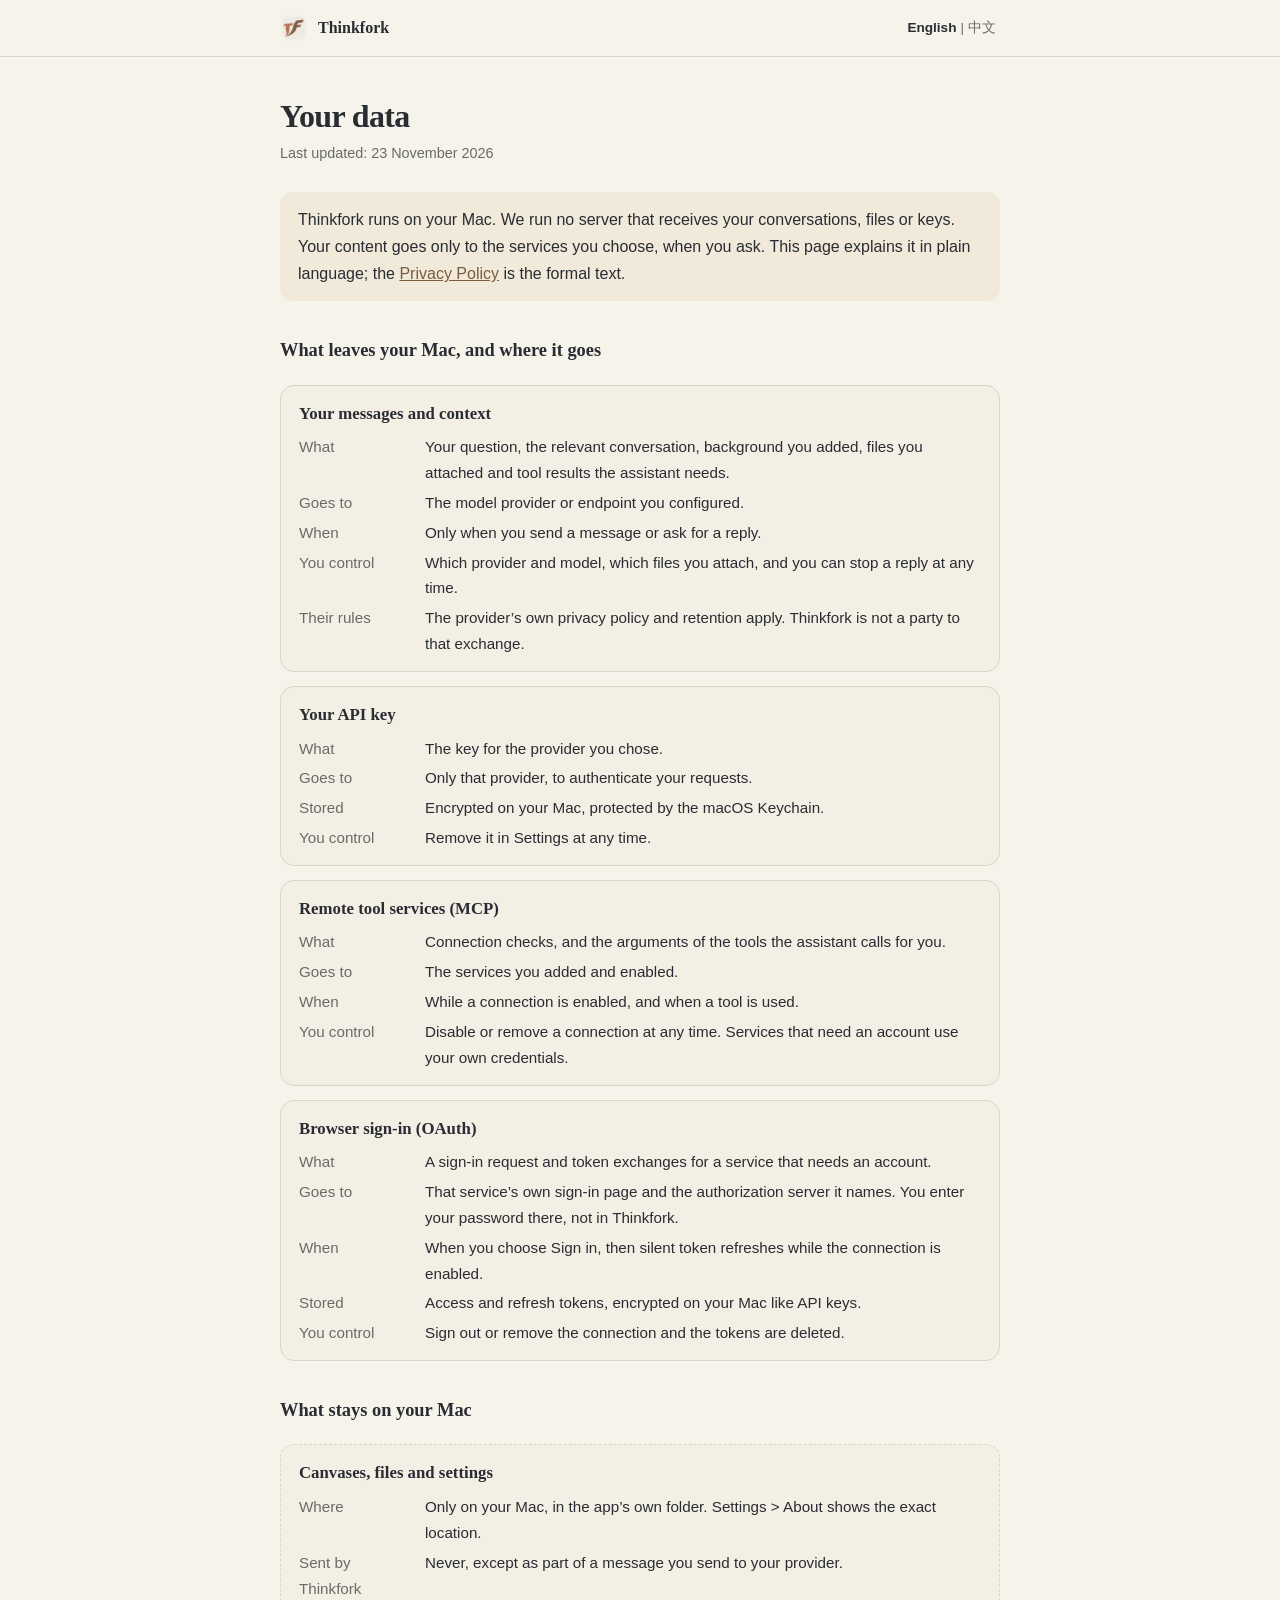
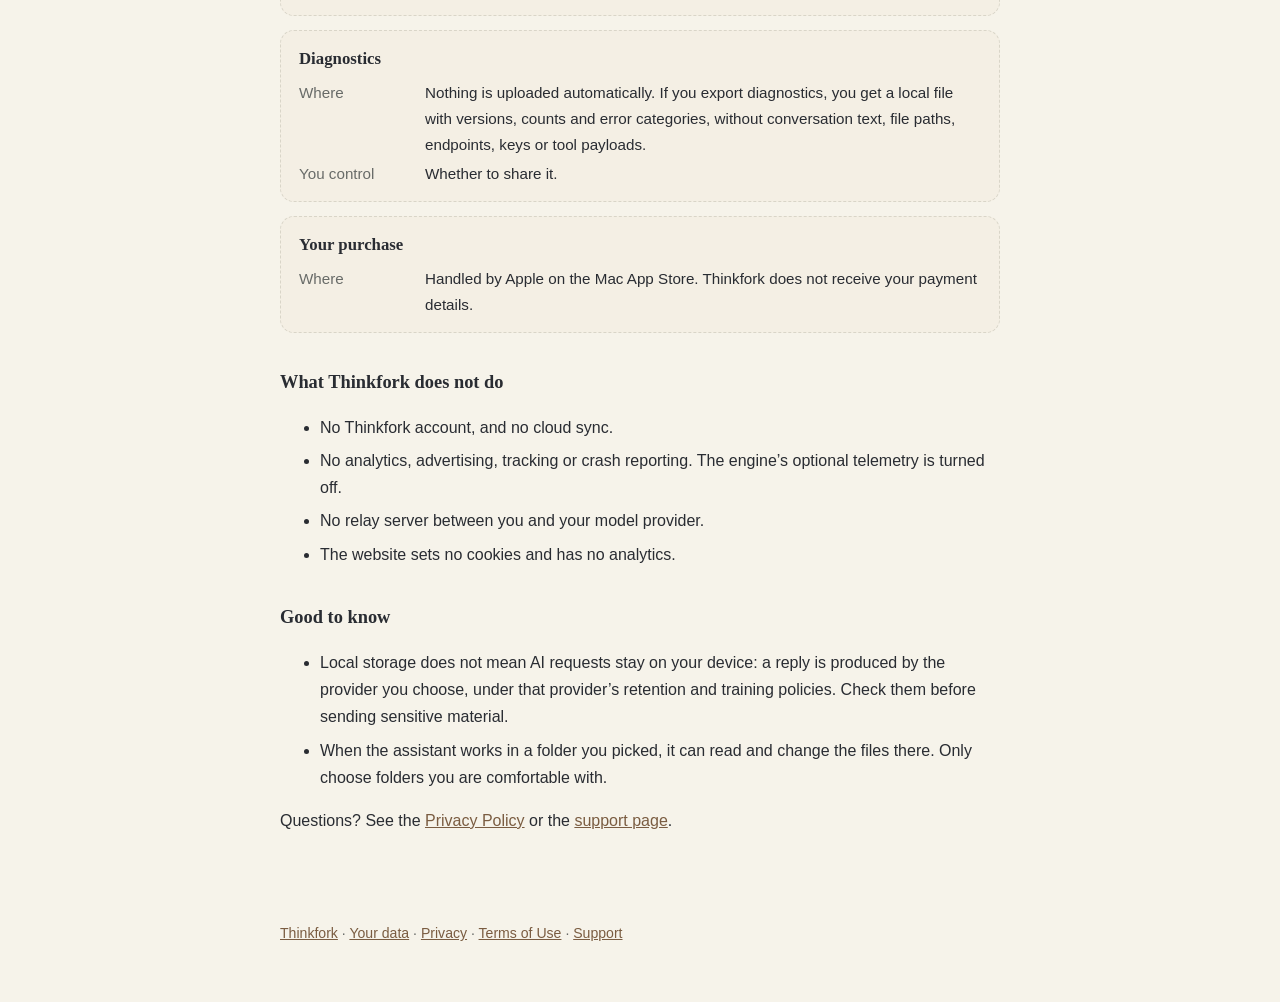
<file: web/data.html>
<!doctype html>
<html lang="en">
<head>
<meta charset="utf-8"><meta name="viewport" content="width=device-width, initial-scale=1">
<title>Your data · Thinkfork</title>
<meta name="description" content="Plain-language guide to what Thinkfork keeps on your Mac, what it sends, who receives it and how you control it."><meta name="robots" content="index,follow">
<link rel="canonical" href="https://thinkfork.cc/data.html"><link rel="icon" type="image/png" href="logo.png"><link rel="apple-touch-icon" href="apple-touch-icon.png"><link rel="stylesheet" href="legal.css">
</head>
<body>
<header><div class="bar"><a class="brand" href="./"><img src="logo.png" alt="">Thinkfork</a><div class="lang" role="group" aria-label="Language"><button type="button" data-lang="en">English</button>|<button type="button" data-lang="zh">中文</button></div></div></header>
<main>
<div class="en">
<h1>Your data</h1><p class="updated">Last updated: 23 November 2026</p>
<p class="summary">Thinkfork runs on your Mac. We run no server that receives your conversations, files or keys. Your content goes only to the services you choose, when you ask. This page explains it in plain language; the <a href="privacy.html">Privacy Policy</a> is the formal text.</p>
<h2>What leaves your Mac, and where it goes</h2>
<div class="flow"><div><h3>Your messages and context</h3><dl><dt>What</dt><dd>Your question, the relevant conversation, background you added, files you attached and tool results the assistant needs.</dd><dt>Goes to</dt><dd>The model provider or endpoint you configured.</dd><dt>When</dt><dd>Only when you send a message or ask for a reply.</dd><dt>You control</dt><dd>Which provider and model, which files you attach, and you can stop a reply at any time.</dd><dt>Their rules</dt><dd>The provider’s own privacy policy and retention apply. Thinkfork is not a party to that exchange.</dd></dl></div><div><h3>Your API key</h3><dl><dt>What</dt><dd>The key for the provider you chose.</dd><dt>Goes to</dt><dd>Only that provider, to authenticate your requests.</dd><dt>Stored</dt><dd>Encrypted on your Mac, protected by the macOS Keychain.</dd><dt>You control</dt><dd>Remove it in Settings at any time.</dd></dl></div><div><h3>Remote tool services (MCP)</h3><dl><dt>What</dt><dd>Connection checks, and the arguments of the tools the assistant calls for you.</dd><dt>Goes to</dt><dd>The services you added and enabled.</dd><dt>When</dt><dd>While a connection is enabled, and when a tool is used.</dd><dt>You control</dt><dd>Disable or remove a connection at any time. Services that need an account use your own credentials.</dd></dl></div><div><h3>Browser sign-in (OAuth)</h3><dl><dt>What</dt><dd>A sign-in request and token exchanges for a service that needs an account.</dd><dt>Goes to</dt><dd>That service’s own sign-in page and the authorization server it names. You enter your password there, not in Thinkfork.</dd><dt>When</dt><dd>When you choose Sign in, then silent token refreshes while the connection is enabled.</dd><dt>Stored</dt><dd>Access and refresh tokens, encrypted on your Mac like API keys.</dd><dt>You control</dt><dd>Sign out or remove the connection and the tokens are deleted.</dd></dl></div></div>
<h2>What stays on your Mac</h2>
<div class="flow local"><div><h3>Canvases, files and settings</h3><dl><dt>Where</dt><dd>Only on your Mac, in the app’s own folder. Settings &gt; About shows the exact location.</dd><dt>Sent by Thinkfork</dt><dd>Never, except as part of a message you send to your provider.</dd></dl></div><div><h3>Diagnostics</h3><dl><dt>Where</dt><dd>Nothing is uploaded automatically. If you export diagnostics, you get a local file with versions, counts and error categories, without conversation text, file paths, endpoints, keys or tool payloads.</dd><dt>You control</dt><dd>Whether to share it.</dd></dl></div><div><h3>Your purchase</h3><dl><dt>Where</dt><dd>Handled by Apple on the Mac App Store. Thinkfork does not receive your payment details.</dd></dl></div></div>
<h2>What Thinkfork does not do</h2>
<ul>
<li>No Thinkfork account, and no cloud sync.</li>
<li>No analytics, advertising, tracking or crash reporting. The engine’s optional telemetry is turned off.</li>
<li>No relay server between you and your model provider.</li>
<li>The website sets no cookies and has no analytics.</li>
</ul>
<h2>Good to know</h2>
<ul>
<li>Local storage does not mean AI requests stay on your device: a reply is produced by the provider you choose, under that provider’s retention and training policies. Check them before sending sensitive material.</li>
<li>When the assistant works in a folder you picked, it can read and change the files there. Only choose folders you are comfortable with.</li>
</ul>
<p>Questions? See the <a href="privacy.html">Privacy Policy</a> or the <a href="report.html">support page</a>.</p>
</div>
<div class="zh">
<h1>你的数据</h1><p class="updated">最近更新：2026 年 11 月 23 日</p>
<p class="summary">Thinkfork 运行在你的 Mac 上。我们没有任何服务器接收你的对话、文件或密钥。你的内容只会在你提出请求时，发送给你自己选择的服务。本页用通俗的话说明，正式文本见<a href="privacy.html">隐私政策</a>。</p>
<h2>哪些内容会离开你的 Mac，发给谁</h2>
<div class="flow"><div><h3>你的消息和上下文</h3><dl><dt>内容</dt><dd>你的问题、相关对话、你添加的补充背景、附加的文件，以及助手需要的工具结果。</dd><dt>发送给</dt><dd>你配置的模型提供方或接口。</dd><dt>时机</dt><dd>只在你发送消息或请求回复时。</dd><dt>你可以控制</dt><dd>选择哪个提供方和模型、附加哪些文件，也可以随时停止回复。</dd><dt>对方规则</dt><dd>适用该提供方自己的隐私政策和保留规则，Thinkfork 不参与这一过程。</dd></dl></div><div><h3>你的 API key</h3><dl><dt>内容</dt><dd>你所选提供方的 key。</dd><dt>发送给</dt><dd>只发给该提供方，用于验证你的请求。</dd><dt>保存方式</dt><dd>在你的 Mac 上加密保存，由 macOS 钥匙串保护。</dd><dt>你可以控制</dt><dd>随时在“设置”里移除。</dd></dl></div><div><h3>远程工具服务（MCP）</h3><dl><dt>内容</dt><dd>连接检查，以及助手代表你调用工具时传入的参数。</dd><dt>发送给</dt><dd>你添加并启用的服务。</dd><dt>时机</dt><dd>连接启用期间，以及使用工具时。</dd><dt>你可以控制</dt><dd>随时停用或移除连接。需要账号的服务使用你自己的凭据。</dd></dl></div><div><h3>浏览器登录（OAuth）</h3><dl><dt>内容</dt><dd>需要账号的服务的登录请求和令牌交换。</dd><dt>发送给</dt><dd>该服务自己的登录页面及其指定的授权服务器。密码由你在那里输入，不会经过 Thinkfork。</dd><dt>时机</dt><dd>你选择“登录”时，之后连接启用期间会静默刷新令牌。</dd><dt>保存方式</dt><dd>访问令牌和刷新令牌，与 API key 一样在你的 Mac 上加密保存。</dd><dt>你可以控制</dt><dd>退出登录或移除连接后，令牌会被删除。</dd></dl></div></div>
<h2>哪些内容留在你的 Mac 上</h2>
<div class="flow local"><div><h3>画布、文件和设置</h3><dl><dt>位置</dt><dd>只在你的 Mac 上，保存在应用自己的文件夹中。确切位置可在“设置 &gt; 关于”里查看。</dd><dt>Thinkfork 是否发送</dt><dd>不会，除非作为你发给提供方的消息的一部分。</dd></dl></div><div><h3>诊断信息</h3><dl><dt>位置</dt><dd>不会自动上传任何内容。如果你导出诊断，得到的是一个本机文件，包含版本、数量和错误分类，不含对话正文、文件路径、接口地址、密钥和工具负载。</dd><dt>你可以控制</dt><dd>是否分享。</dd></dl></div><div><h3>你的购买</h3><dl><dt>位置</dt><dd>由 Apple 在 Mac App Store 处理，Thinkfork 不会收到你的付款信息。</dd></dl></div></div>
<h2>Thinkfork 不会做的事</h2>
<ul>
<li>没有 Thinkfork 账号，也没有云同步。</li>
<li>没有统计分析、广告、跟踪或崩溃上报。引擎自带的可选遥测已关闭。</li>
<li>你和模型提供方之间没有任何中转服务器。</li>
<li>本网站不设置 Cookie，也没有统计分析。</li>
</ul>
<h2>需要了解</h2>
<ul>
<li>数据保存在本机，并不代表 AI 请求不会离开你的设备：回复由你选择的提供方生成，适用其保留和训练政策。发送敏感内容前请先查看。</li>
<li>当助手在你选定的文件夹里工作时，它可以读取并修改那里的文件。只选择你放心的文件夹。</li>
</ul>
<p>有疑问？请查看<a href="privacy.html">隐私政策</a>或<a href="report.html">支持页面</a>。</p>
</div>
</main>
<footer><a href="./">Thinkfork</a> · <a href="data.html"><span class="en">Your data</span><span class="zh">你的数据</span></a> · <a href="privacy.html"><span class="en">Privacy</span><span class="zh">隐私政策</span></a> · <a href="terms.html"><span class="en">Terms of Use</span><span class="zh">使用条款</span></a> · <a href="report.html"><span class="en">Support</span><span class="zh">反馈与支持</span></a></footer>
<script src="legal.js"></script>
</body>
</html>
</file>
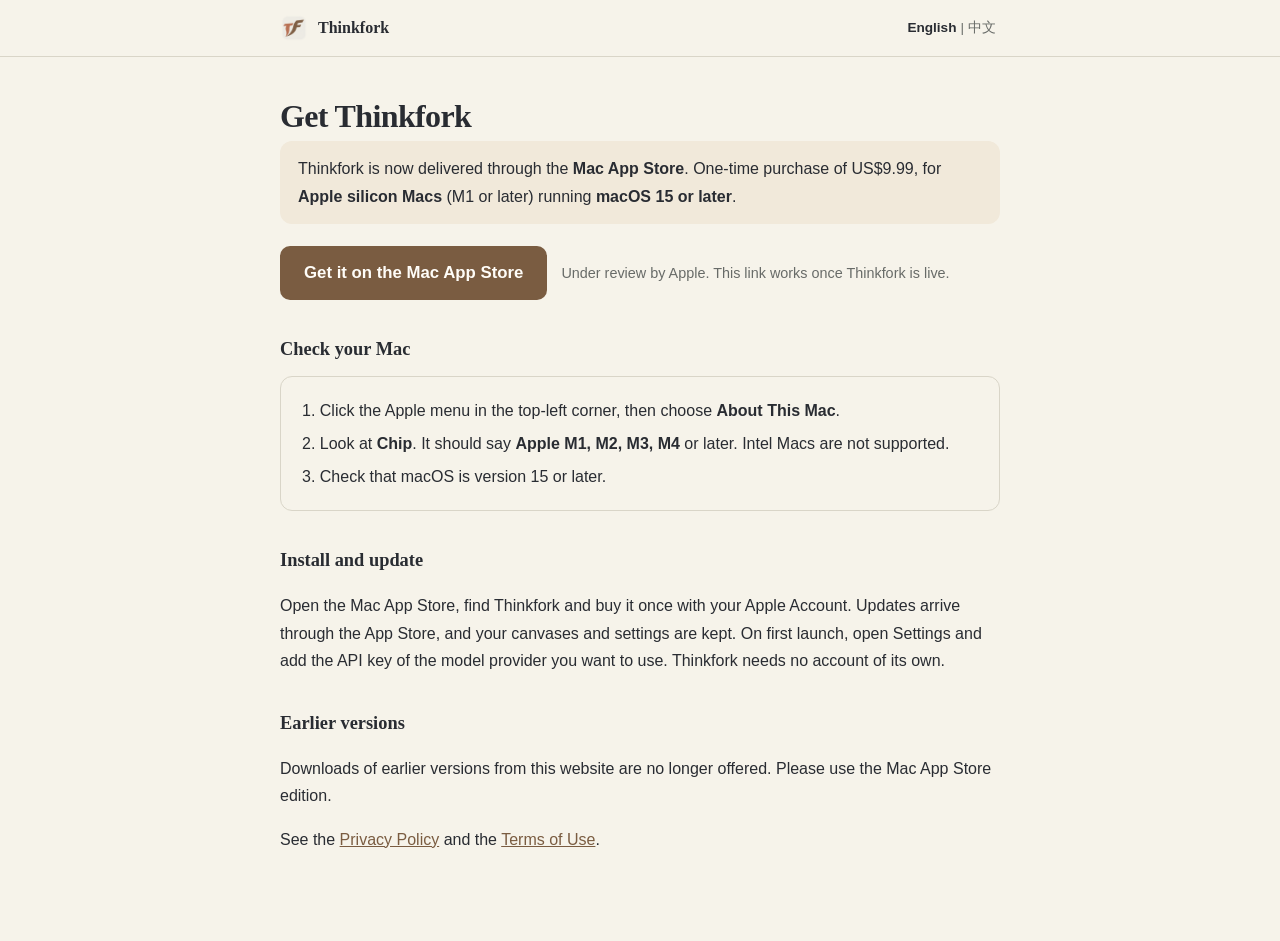
<file: web/download.html>
<!doctype html>
<html lang="en">
<head>
<meta charset="utf-8"><meta name="viewport" content="width=device-width, initial-scale=1">
<title>Get Thinkfork on the Mac App Store</title>
<meta name="description" content="Thinkfork is on the Mac App Store. One-time purchase for Apple silicon Macs with macOS 15 or later."><meta name="robots" content="index,follow">
<link rel="canonical" href="https://thinkfork.cc/download.html"><link rel="icon" type="image/png" href="logo.png"><link rel="apple-touch-icon" href="apple-touch-icon.png"><link rel="stylesheet" href="legal.css">
</head>
<body>
<header><div class="bar"><a class="brand" href="./"><img src="logo.png" alt="">Thinkfork</a><div class="lang" role="group" aria-label="Language"><button type="button" data-lang="en">English</button>|<button type="button" data-lang="zh">中文</button></div></div></header>
<main>
<div class="en">
<h1>Get Thinkfork</h1>
<p class="summary">Thinkfork is now delivered through the <b>Mac App Store</b>. One-time purchase of US$9.99, for <b>Apple silicon Macs</b> (M1 or later) running <b>macOS 15 or later</b>.</p>
<div class="dl"><a class="btn" href="https://apps.apple.com/app/id6836753524">Get it on the Mac App Store</a><span class="meta">Under review by Apple. This link works once Thinkfork is live.</span></div>
<h2>Check your Mac</h2>
<div class="check">
<ol class="dl-steps">
<li>Click the Apple menu in the top-left corner, then choose <b>About This Mac</b>.</li>
<li>Look at <b>Chip</b>. It should say <b>Apple M1, M2, M3, M4</b> or later. Intel Macs are not supported.</li>
<li>Check that macOS is version 15 or later.</li>
</ol>
</div>
<h2>Install and update</h2>
<p>Open the Mac App Store, find Thinkfork and buy it once with your Apple Account. Updates arrive through the App Store, and your canvases and settings are kept. On first launch, open Settings and add the API key of the model provider you want to use. Thinkfork needs no account of its own.</p>
<h2>Earlier versions</h2>
<p>Downloads of earlier versions from this website are no longer offered. Please use the Mac App Store edition.</p>
<p>See the <a href="privacy.html">Privacy Policy</a> and the <a href="terms.html">Terms of Use</a>.</p>
</div>
<div class="zh">
<h1>获取 Thinkfork</h1>
<p class="summary">Thinkfork 现通过 <b>Mac App Store</b> 提供。一次买断 US$9.99，适用于 <b>Apple 芯片的 Mac</b>（M1 及更新），系统 <b>macOS 15 或更高</b>。</p>
<div class="dl"><a class="btn" href="https://apps.apple.com/app/id6836753524">前往 Mac App Store 获取</a><span class="meta">Apple 审核中。Thinkfork 上线后，此链接即可使用。</span></div>
<h2>先确认你的 Mac</h2>
<div class="check">
<ol class="dl-steps">
<li>点屏幕左上角的苹果菜单，选择<b>“关于本机”</b>。</li>
<li>看<b>“芯片”</b>一栏，应为 <b>Apple M1、M2、M3、M4</b> 或更新的型号。不支持 Intel Mac。</li>
<li>确认 macOS 版本为 15 或更高。</li>
</ol>
</div>
<h2>安装与更新</h2>
<p>打开 Mac App Store，找到 Thinkfork，用你的 Apple 账户一次性购买即可。更新通过 App Store 提供，你的画布和设置都会保留。第一次启动后，打开“设置”，填入你要使用的模型提供方的 API key。Thinkfork 本身不需要账号。</p>
<h2>旧版本</h2>
<p>本网站不再提供旧版本的下载，请使用 Mac App Store 版本。</p>
<p>另见<a href="privacy.html">隐私政策</a>和<a href="terms.html">使用条款</a>。</p>
</div>
</main>
<script src="legal.js"></script>
</body>
</html>
</file>
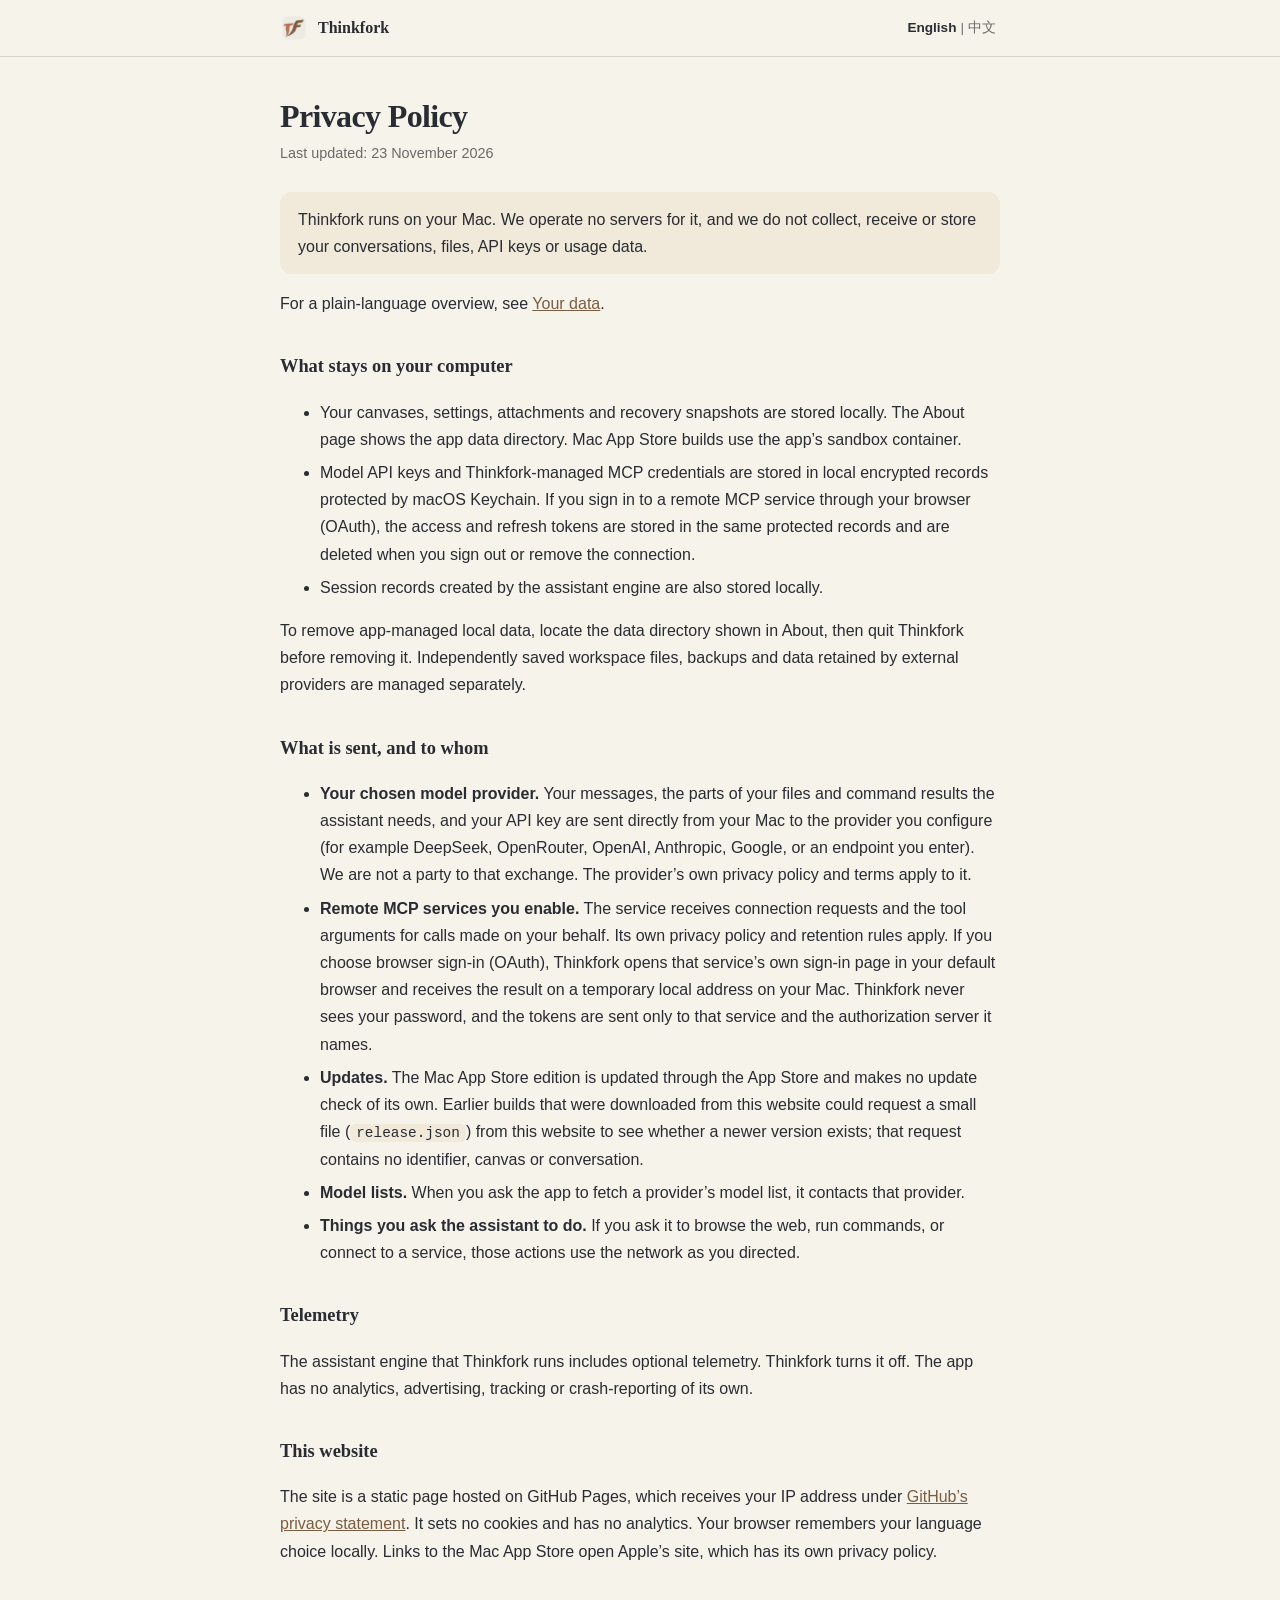
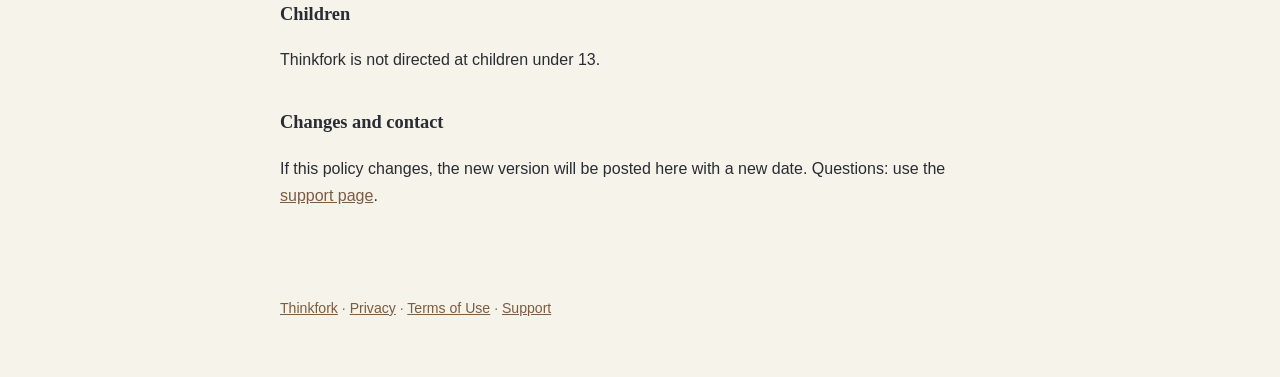
<file: web/privacy.html>
<!doctype html>
<html lang="en">
<head>
<meta charset="utf-8"><meta name="viewport" content="width=device-width, initial-scale=1">
<title>Privacy Policy · Thinkfork</title>
<meta name="description" content="Privacy Policy for Thinkfork, a macOS app for branching AI conversations."><meta name="robots" content="index,follow">
<link rel="canonical" href="https://thinkfork.cc/privacy.html"><link rel="icon" type="image/png" href="logo.png"><link rel="apple-touch-icon" href="apple-touch-icon.png"><link rel="stylesheet" href="legal.css">
</head>
<body>
<header><div class="bar"><a class="brand" href="./"><img src="logo.png" alt="">Thinkfork</a><div class="lang" role="group" aria-label="Language"><button type="button" data-lang="en">English</button>|<button type="button" data-lang="zh">中文</button></div></div></header>
<main>
<div class="en">
<h1>Privacy Policy</h1><p class="updated">Last updated: 23 November 2026</p>
<p class="summary">Thinkfork runs on your Mac. We operate no servers for it, and we do not collect, receive or store your conversations, files, API keys or usage data.</p>
<p>For a plain-language overview, see <a href="data.html">Your data</a>.</p>
<h2>What stays on your computer</h2>
<ul>
<li>Your canvases, settings, attachments and recovery snapshots are stored locally. The About page shows the app data directory. Mac App Store builds use the app’s sandbox container.</li>
<li>Model API keys and Thinkfork-managed MCP credentials are stored in local encrypted records protected by macOS Keychain. If you sign in to a remote MCP service through your browser (OAuth), the access and refresh tokens are stored in the same protected records and are deleted when you sign out or remove the connection.</li>
<li>Session records created by the assistant engine are also stored locally.</li>
</ul>
<p>To remove app-managed local data, locate the data directory shown in About, then quit Thinkfork before removing it. Independently saved workspace files, backups and data retained by external providers are managed separately.</p>
<h2>What is sent, and to whom</h2>
<ul>
<li><b>Your chosen model provider.</b> Your messages, the parts of your files and command results the assistant needs, and your API key are sent directly from your Mac to the provider you configure (for example DeepSeek, OpenRouter, OpenAI, Anthropic, Google, or an endpoint you enter). We are not a party to that exchange. The provider’s own privacy policy and terms apply to it.</li>
<li><b>Remote MCP services you enable.</b> The service receives connection requests and the tool arguments for calls made on your behalf. Its own privacy policy and retention rules apply. If you choose browser sign-in (OAuth), Thinkfork opens that service’s own sign-in page in your default browser and receives the result on a temporary local address on your Mac. Thinkfork never sees your password, and the tokens are sent only to that service and the authorization server it names.</li>
<li><b>Updates.</b> The Mac App Store edition is updated through the App Store and makes no update check of its own. Earlier builds that were downloaded from this website could request a small file (<code>release.json</code>) from this website to see whether a newer version exists; that request contains no identifier, canvas or conversation.</li>
<li><b>Model lists.</b> When you ask the app to fetch a provider’s model list, it contacts that provider.</li>
<li><b>Things you ask the assistant to do.</b> If you ask it to browse the web, run commands, or connect to a service, those actions use the network as you directed.</li>
</ul>
<h2>Telemetry</h2>
<p>The assistant engine that Thinkfork runs includes optional telemetry. Thinkfork turns it off. The app has no analytics, advertising, tracking or crash-reporting of its own.</p>
<h2>This website</h2>
<p>The site is a static page hosted on GitHub Pages, which receives your IP address under <a href="https://docs.github.com/en/site-policy/privacy-policies/github-general-privacy-statement">GitHub’s privacy statement</a>. It sets no cookies and has no analytics. Your browser remembers your language choice locally. Links to the Mac App Store open Apple’s site, which has its own privacy policy.</p>
<h2>Children</h2>
<p>Thinkfork is not directed at children under 13.</p>
<h2>Changes and contact</h2>
<p>If this policy changes, the new version will be posted here with a new date. Questions: use the <a href="report.html">support page</a>.</p>
</div>
<div class="zh">
<h1>隐私政策</h1><p class="updated">最近更新:2026 年 11 月 23 日</p>
<p class="summary">Thinkfork 运行在你的 Mac 上。我们没有为它运行任何服务器,也不会收集、接收或保存你的对话、文件、API key 和使用数据。</p>
<p>通俗易懂的概览见<a href="data.html">你的数据</a>。</p>
<h2>保存在你电脑上的内容</h2>
<ul>
<li>画布、设置、附件和恢复快照保存在本机。“关于”页面会显示数据目录，Mac App Store 版本使用应用的沙盒容器。</li>
<li>模型 API Key 与 Thinkfork 管理的 MCP 凭据保存在受 macOS 钥匙串保护的本机加密记录中。如果你通过浏览器（OAuth）登录远程 MCP 服务，访问令牌和刷新令牌也保存在同样受保护的记录中，并在你退出登录或移除连接时删除。</li>
<li>助手引擎生成的会话记录也保存在本机。</li>
</ul>
<p>如需移除应用管理的本机数据，请先在“关于”页面找到数据目录，再退出 Thinkfork 后移除。单独保存的工作区文件、备份和远程服务保留的数据分别管理。</p>
<h2>会发送什么、发送给谁</h2>
<ul>
<li><b>你选择的模型提供方。</b>你的消息、助手需要用到的文件片段和命令结果,以及你的 API key,会直接从你的 Mac 发送给你配置的提供方(例如 DeepSeek、OpenRouter、OpenAI、Anthropic、Google,或你填写的接口)。我们不参与这一过程,适用的是该提供方自己的隐私政策和条款。</li>
<li><b>你启用的远程 MCP 服务。</b>服务会收到连接请求，以及代表你调用工具时传入的参数。服务自己的隐私政策与保留规则适用。如果你选择浏览器登录（OAuth），Thinkfork 会在默认浏览器中打开该服务自己的登录页面，并通过 Mac 本机的临时地址接收结果。Thinkfork 不会看到你的密码，令牌只会发送给该服务及其指定的授权服务器。</li>
<li><b>更新。</b>Mac App Store 版本通过 App Store 更新，自身不做更新检查。此前从本网站下载的旧版本可向本网站请求一个小文件（<code>release.json</code>）来查看是否有新版本；该请求不包含任何标识、画布或对话内容。</li>
<li><b>模型列表。</b>当你让应用获取某个提供方的模型列表时,它会连接该提供方。</li>
<li><b>你要求助手做的事。</b>如果你让它浏览网页、运行命令或连接某个服务,这些操作会按你的指示使用网络。</li>
</ul>
<h2>遥测</h2>
<p>Thinkfork 所运行的助手引擎自带可选的遥测功能,Thinkfork 已将其关闭。应用本身没有统计分析、广告、跟踪或崩溃上报。</p>
<h2>本网站</h2>
<p>本站是托管在 GitHub Pages 上的静态页面，GitHub 会按其<a href="https://docs.github.com/zh/site-policy/privacy-policies/github-general-privacy-statement">隐私声明</a>获取你的 IP 地址。本站不设置 Cookie，也没有统计分析。浏览器会在本地记住你选择的语言。指向 Mac App Store 的链接会打开 Apple 的网站，适用其自己的隐私政策。</p>
<h2>未成年人</h2>
<p>Thinkfork 不面向 13 岁以下的儿童。</p>
<h2>变更与联系</h2>
<p>本政策如有变更,新版本会连同新的日期发布在此页。如有疑问，请使用<a href="report.html">支持页面</a>。</p>
</div>
</main>
<footer><a href="./">Thinkfork</a> · <a href="privacy.html"><span class="en">Privacy</span><span class="zh">隐私政策</span></a> · <a href="terms.html"><span class="en">Terms of Use</span><span class="zh">使用条款</span></a> · <a href="report.html"><span class="en">Support</span><span class="zh">反馈与支持</span></a></footer>
<script src="legal.js"></script>
</body>
</html>
</file>
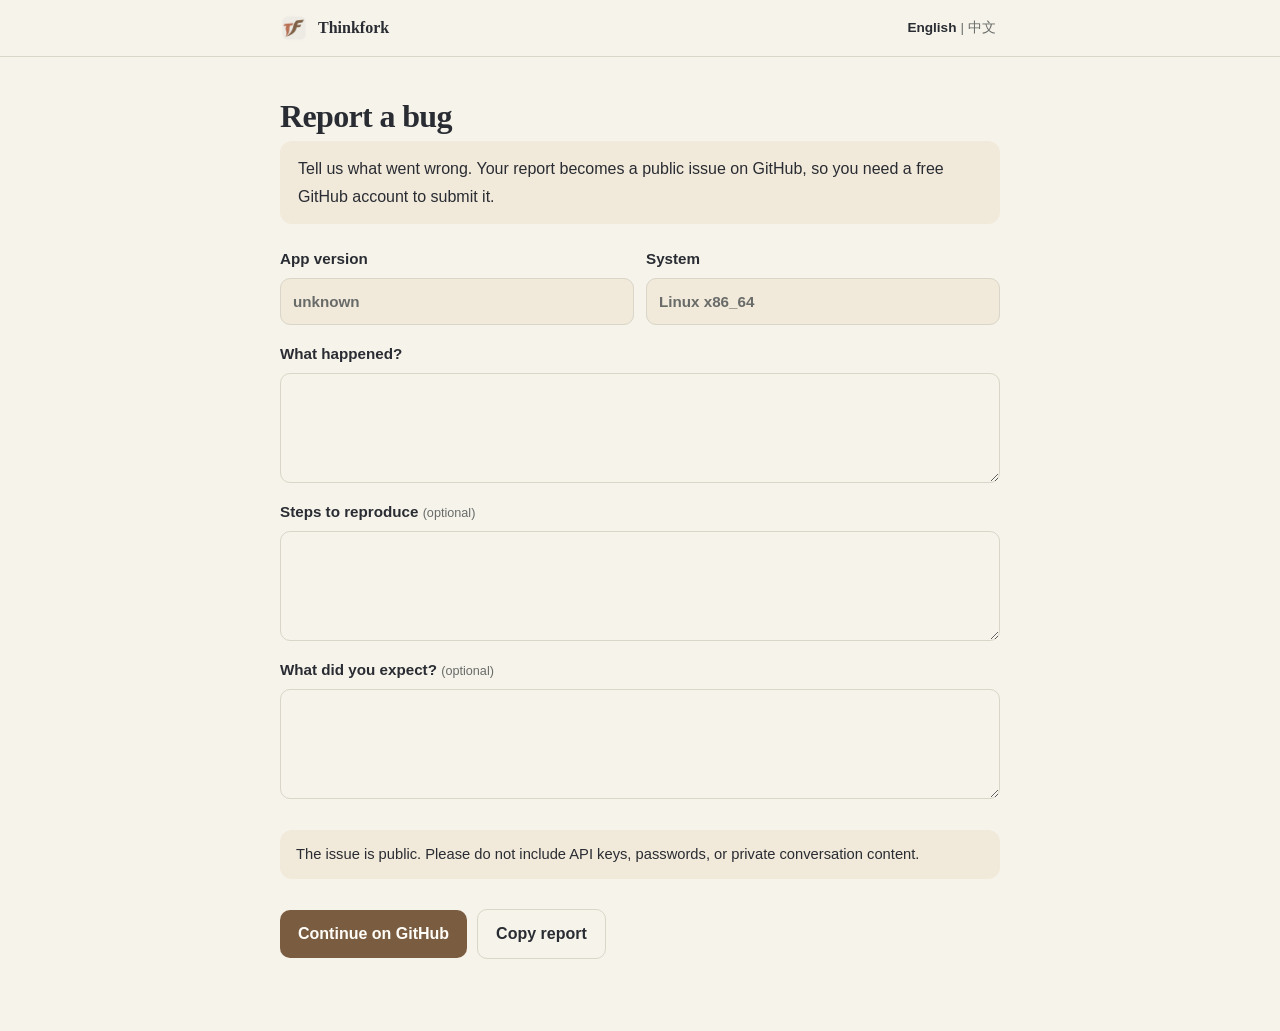
<file: web/report.html>
<!doctype html>
<html lang="en">
<head>
<meta charset="utf-8"><meta name="viewport" content="width=device-width, initial-scale=1">
<title>Report a bug · Thinkfork</title>
<meta name="description" content="Report a problem with Thinkfork. Your app version and macOS version are filled in for you.">
<meta name="robots" content="noindex">
<link rel="icon" type="image/png" href="logo.png"><link rel="apple-touch-icon" href="apple-touch-icon.png"><link rel="stylesheet" href="legal.css">
</head>
<body>
<header><div class="bar"><a class="brand" href="./"><img src="logo.png" alt="">Thinkfork</a><div class="lang" role="group" aria-label="Language"><button type="button" data-lang="en">English</button>|<button type="button" data-lang="zh">中文</button></div></div></header>
<main>
<div class="en">
<h1>Report a bug</h1>
<p class="summary">Tell us what went wrong. Your report becomes a public issue on GitHub, so you need a free GitHub account to submit it.</p>
</div>
<div class="zh">
<h1>报告问题</h1>
<p class="summary">告诉我们哪里出了问题。你的报告会成为 GitHub 上的一条公开 Issue，所以提交需要一个免费的 GitHub 账号。</p>
</div>

<form id="form">
  <div class="row2">
    <label><span class="en">App version</span><span class="zh">应用版本</span><input id="version" readonly></label>
    <label><span class="en">System</span><span class="zh">系统</span><input id="system" readonly></label>
  </div>
  <label><span class="en">What happened?</span><span class="zh">发生了什么？</span><textarea id="what" required></textarea></label>
  <label><span class="en">Steps to reproduce <small>(optional)</small></span><span class="zh">复现步骤 <small>（可选）</small></span><textarea id="steps"></textarea></label>
  <label><span class="en">What did you expect? <small>(optional)</small></span><span class="zh">你期望的结果 <small>（可选）</small></span><textarea id="expected"></textarea></label>
  <p class="note en">The issue is public. Please do not include API keys, passwords, or private conversation content.</p>
  <p class="note zh">Issue 是公开的。请不要写入 API 密钥、密码或私密的对话内容。</p>
  <div class="actions">
    <button class="btn" type="submit"><span class="en">Continue on GitHub</span><span class="zh">前往 GitHub 提交</span></button>
    <button class="btn ghost" type="button" id="copy"><span class="en">Copy report</span><span class="zh">复制报告</span></button>
  </div>
</form>
</main>
<script src="legal.js"></script>
<script>
(() => {
  const q = new URLSearchParams(location.search);
  const clean = (v, n) => (v || '').replace(/[\r\n]+/g, ' ').slice(0, n);
  const version = clean(q.get('v'), 20) || 'unknown';
  const system = clean(q.get('os'), 60) || clean(navigator.platform, 40) || 'unknown';
  document.getElementById('version').value = version;
  document.getElementById('system').value = system;
  if (q.get('lang') === 'zh' || q.get('lang') === 'en') { try { localStorage.setItem('lang', q.get('lang')); } catch {} document.documentElement.lang = q.get('lang') === 'zh' ? 'zh-CN' : 'en'; }
  const get = id => document.getElementById(id).value.trim();
  const report = () => {
    const parts = ['**What happened**', get('what')];
    if (get('steps')) parts.push('', '**Steps to reproduce**', get('steps'));
    if (get('expected')) parts.push('', '**Expected**', get('expected'));
    parts.push('', '---', `Thinkfork ${version} · ${system}`);
    return parts.join('\n');
  };
  const title = () => `[Bug] ${get('what').split('\n')[0].slice(0, 70)}`;
  document.getElementById('form').addEventListener('submit', e => {
    e.preventDefault();
    const url = new URL('https://github.com/pipiandxixi/dsh-canvas-releases/issues/new');
    url.searchParams.set('title', title());
    url.searchParams.set('body', report());
    url.searchParams.set('labels', 'bug');
    location.href = url.toString();
  });
  document.getElementById('copy').addEventListener('click', async () => { try { await navigator.clipboard.writeText(`${title()}\n\n${report()}`); } catch {} });
})();
</script>
</body>
</html>
</file>
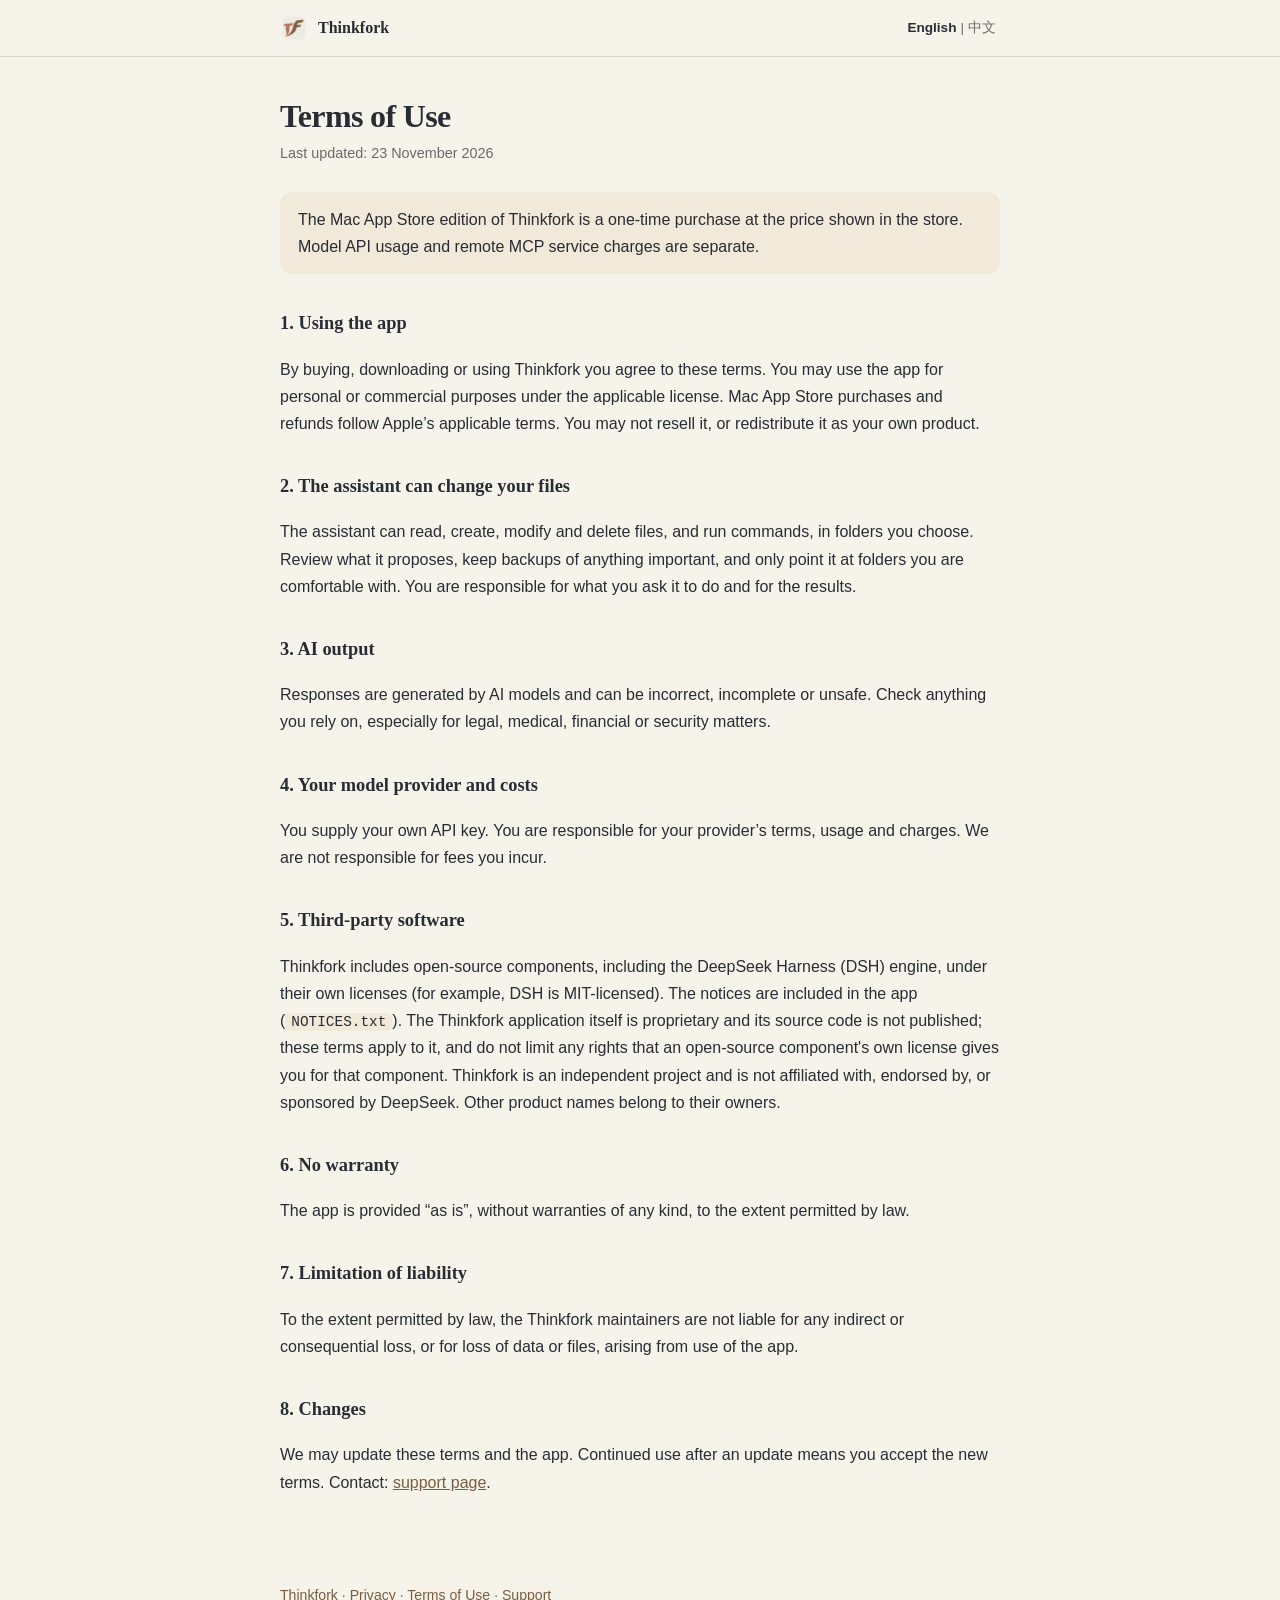
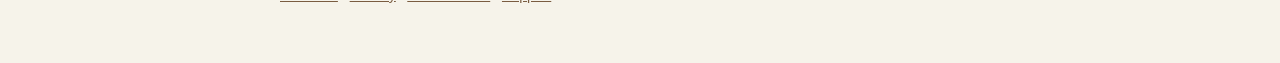
<file: web/terms.html>
<!doctype html>
<html lang="en">
<head>
<meta charset="utf-8"><meta name="viewport" content="width=device-width, initial-scale=1">
<title>Terms of Use · Thinkfork</title>
<meta name="description" content="Terms of Use for Thinkfork, a macOS app for branching AI conversations."><meta name="robots" content="index,follow">
<link rel="canonical" href="https://thinkfork.cc/terms.html"><link rel="icon" type="image/png" href="logo.png"><link rel="apple-touch-icon" href="apple-touch-icon.png"><link rel="stylesheet" href="legal.css">
</head>
<body>
<header><div class="bar"><a class="brand" href="./"><img src="logo.png" alt="">Thinkfork</a><div class="lang" role="group" aria-label="Language"><button type="button" data-lang="en">English</button>|<button type="button" data-lang="zh">中文</button></div></div></header>
<main>
<div class="en">
<h1>Terms of Use</h1><p class="updated">Last updated: 23 November 2026</p>
<p class="summary">The Mac App Store edition of Thinkfork is a one-time purchase at the price shown in the store. Model API usage and remote MCP service charges are separate.</p>
<h2>1. Using the app</h2>
<p>By buying, downloading or using Thinkfork you agree to these terms. You may use the app for personal or commercial purposes under the applicable license. Mac App Store purchases and refunds follow Apple’s applicable terms. You may not resell it, or redistribute it as your own product.</p>
<h2>2. The assistant can change your files</h2>
<p>The assistant can read, create, modify and delete files, and run commands, in folders you choose. Review what it proposes, keep backups of anything important, and only point it at folders you are comfortable with. You are responsible for what you ask it to do and for the results.</p>
<h2>3. AI output</h2>
<p>Responses are generated by AI models and can be incorrect, incomplete or unsafe. Check anything you rely on, especially for legal, medical, financial or security matters.</p>
<h2>4. Your model provider and costs</h2>
<p>You supply your own API key. You are responsible for your provider’s terms, usage and charges. We are not responsible for fees you incur.</p>
<h2>5. Third-party software</h2>
<p>Thinkfork includes open-source components, including the DeepSeek Harness (DSH) engine, under their own licenses (for example, DSH is MIT-licensed). The notices are included in the app (<code>NOTICES.txt</code>). The Thinkfork application itself is proprietary and its source code is not published; these terms apply to it, and do not limit any rights that an open-source component's own license gives you for that component. Thinkfork is an independent project and is not affiliated with, endorsed by, or sponsored by DeepSeek. Other product names belong to their owners.</p>
<h2>6. No warranty</h2>
<p>The app is provided “as is”, without warranties of any kind, to the extent permitted by law.</p>
<h2>7. Limitation of liability</h2>
<p>To the extent permitted by law, the Thinkfork maintainers are not liable for any indirect or consequential loss, or for loss of data or files, arising from use of the app.</p>
<h2>8. Changes</h2>
<p>We may update these terms and the app. Continued use after an update means you accept the new terms. Contact: <a href="report.html">support page</a>.</p>
</div>
<div class="zh">
<h1>使用条款</h1><p class="updated">最近更新:2026 年 11 月 23 日</p>
<p class="summary">Thinkfork 的 Mac App Store 版本按商店所示价格一次性买断。模型 API 用量和远程 MCP 服务费用另计。</p>
<h2>1. 使用本应用</h2>
<p>购买、下载或使用 Thinkfork,即表示你同意这些条款。你可根据适用许可将它用于个人或商业用途。Mac App Store 的购买和退款适用 Apple 的相关条款。你不得转售它,也不得把它作为自己的产品重新分发。</p>
<h2>2. 助手可能改动你的文件</h2>
<p>助手可以在你选择的文件夹里读取、创建、修改和删除文件,并运行命令。请检查它提出的操作,重要内容请先备份,并且只让它处理你放心的文件夹。你要对你让它做的事和结果负责。</p>
<h2>3. AI 生成的内容</h2>
<p>回复由 AI 模型生成,可能不正确、不完整或不安全。凡是要依赖的内容,尤其是涉及法律、医疗、财务或安全的,请自行核实。</p>
<h2>4. 你的模型提供方与费用</h2>
<p>API key 由你自己提供。你需要自行遵守提供方的条款,并承担使用量和费用。我们不对你产生的费用负责。</p>
<h2>5. 第三方软件</h2>
<p>Thinkfork 包含开源组件(包括 DeepSeek Harness(DSH)引擎),各自适用其许可证(例如 DSH 采用 MIT 许可证),声明随应用附带(<code>NOTICES.txt</code>)。Thinkfork 应用本身为专有软件,不公开源代码;本条款适用于它,但不限制各开源组件自身许可证赋予你的、针对该组件的权利。Thinkfork 是独立项目,与 DeepSeek 没有隶属、认可或赞助关系。其他产品名称归各自所有者所有。</p>
<h2>6. 不提供担保</h2>
<p>在法律允许的范围内,本应用按“现状”提供,不附带任何形式的担保。</p>
<h2>7. 责任限制</h2>
<p>在法律允许的范围内,Thinkfork 维护者不对因使用本应用造成的任何间接或后果性损失,以及数据或文件丢失承担责任。</p>
<h2>8. 变更</h2>
<p>我们可能会更新这些条款和应用。更新后继续使用,即表示你接受新条款。联系方式：<a href="report.html">支持页面</a>。</p>
</div>
</main>
<footer><a href="./">Thinkfork</a> · <a href="privacy.html"><span class="en">Privacy</span><span class="zh">隐私政策</span></a> · <a href="terms.html"><span class="en">Terms of Use</span><span class="zh">使用条款</span></a> · <a href="report.html"><span class="en">Support</span><span class="zh">反馈与支持</span></a></footer>
<script src="legal.js"></script>
</body>
</html>
</file>
<file: web/legal.css>
:root { --bg:#f6f3ea; --text:#292c32; --muted:#686b68; --border:#d9d5c8; --accent:#7a5c41; --accent-text:#fffdf8; --soft:#f1e9da; --display:"Iowan Old Style","Songti SC","Noto Serif CJK SC",Georgia,serif; }
@media (prefers-color-scheme: dark) { :root { --bg:#1c1e19; --text:#f1eee5; --muted:#bdb8aa; --border:#3d4136; --accent:#d0b28e; --accent-text:#1c1e19; --soft:#302c23; } }
* { box-sizing: border-box; }
body { margin: 0; background: var(--bg); color: var(--text); font: 16px/1.7 -apple-system, BlinkMacSystemFont, "Segoe UI", Roboto, "PingFang SC", "Noto Sans SC", sans-serif; -webkit-font-smoothing: antialiased; }
a { color: var(--accent); }
header { border-bottom: 1px solid var(--border); }
.bar { max-width: 760px; margin: 0 auto; padding: 14px 20px; display: flex; align-items: center; gap: 16px; }
.brand { display: flex; align-items: center; gap: 10px; font-weight: 700; color: var(--text); text-decoration: none; }
.brand img { width: 28px; height: 28px; }
.lang { margin-left: auto; font-size: .85rem; color: var(--muted); }
.lang button { background: none; border: 0; color: var(--muted); cursor: pointer; font: inherit; padding: 2px 4px; }
.lang button[aria-pressed="true"] { color: var(--text); font-weight: 600; }
main { max-width: 760px; margin: 0 auto; padding: 40px 20px 72px; }
h1, h2, .brand { font-family: var(--display); }
h1 { font-weight: 600; font-size: 2rem; line-height: 1.2; letter-spacing: -.02em; margin: 0 0 6px; }
h2 { font-size: 1.15rem; margin: 34px 0 8px; }
.updated { color: var(--muted); font-size: .9rem; margin: 0 0 26px; }
.summary { background: var(--soft); border-radius: 12px; padding: 14px 18px; margin: 0 0 8px; }
p, li { color: var(--text); } li { margin: 6px 0; }
code { font-family: ui-monospace, SFMono-Regular, Menlo, monospace; background: var(--soft); padding: 1px 6px; border-radius: 6px; font-size: .9em; }
footer { max-width: 760px; margin: 0 auto; padding: 0 20px 56px; color: var(--muted); font-size: .88rem; }
[lang="en"] .zh, [lang="zh-CN"] .en { display: none; }
form { display: grid; gap: 16px; margin: 22px 0 0; }
label { display: grid; gap: 6px; font-weight: 600; font-size: .95rem; }
label small { font-weight: 400; color: var(--muted); }
input, textarea { font: inherit; color: var(--text); background: var(--bg); border: 1px solid var(--border); border-radius: 10px; padding: 10px 12px; width: 100%; }
textarea { min-height: 110px; resize: vertical; }
input[readonly] { color: var(--muted); background: var(--soft); }
.row2 { display: grid; grid-template-columns: 1fr 1fr; gap: 12px; }
@media (max-width: 560px) { .row2 { grid-template-columns: 1fr; } }
.actions { display: flex; gap: 10px; flex-wrap: wrap; align-items: center; }
.btn { font: inherit; font-weight: 600; border: 0; border-radius: 10px; padding: 10px 18px; cursor: pointer; background: var(--accent); color: var(--accent-text); text-decoration: none; display: inline-block; }
.btn.ghost { background: transparent; color: var(--text); border: 1px solid var(--border); }
.note { background: var(--soft); border-radius: 12px; padding: 12px 16px; font-size: .92rem; }
.dl { display: flex; align-items: center; gap: 14px; flex-wrap: wrap; margin: 22px 0 6px; }
.dl .btn { font-size: 1.05rem; padding: 13px 24px; }
.dl .meta { color: var(--muted); font-size: .9rem; }
.dl-steps { padding-left: 1.3em; }
.check { border: 1px solid var(--border); border-radius: 12px; padding: 4px 18px; margin: 10px 0; }

.flow { display: grid; gap: 14px; margin: 18px 0 8px; }
.flow > div { border: 1px solid var(--border); border-radius: 14px; padding: 14px 18px; background: color-mix(in srgb, var(--bg) 60%, var(--soft)); }
.flow h3 { margin: 0 0 6px; font-family: var(--display); font-size: 1.05rem; }
.flow dl { margin: 0; display: grid; grid-template-columns: 7.5em 1fr; gap: 4px 12px; font-size: .95rem; }
.flow dt { color: var(--muted); }
.flow dd { margin: 0; }
.flow.local > div { border-style: dashed; }
@media (max-width: 560px) { .flow dl { grid-template-columns: 1fr; } .flow dt { margin-top: 6px; } }
</file>
